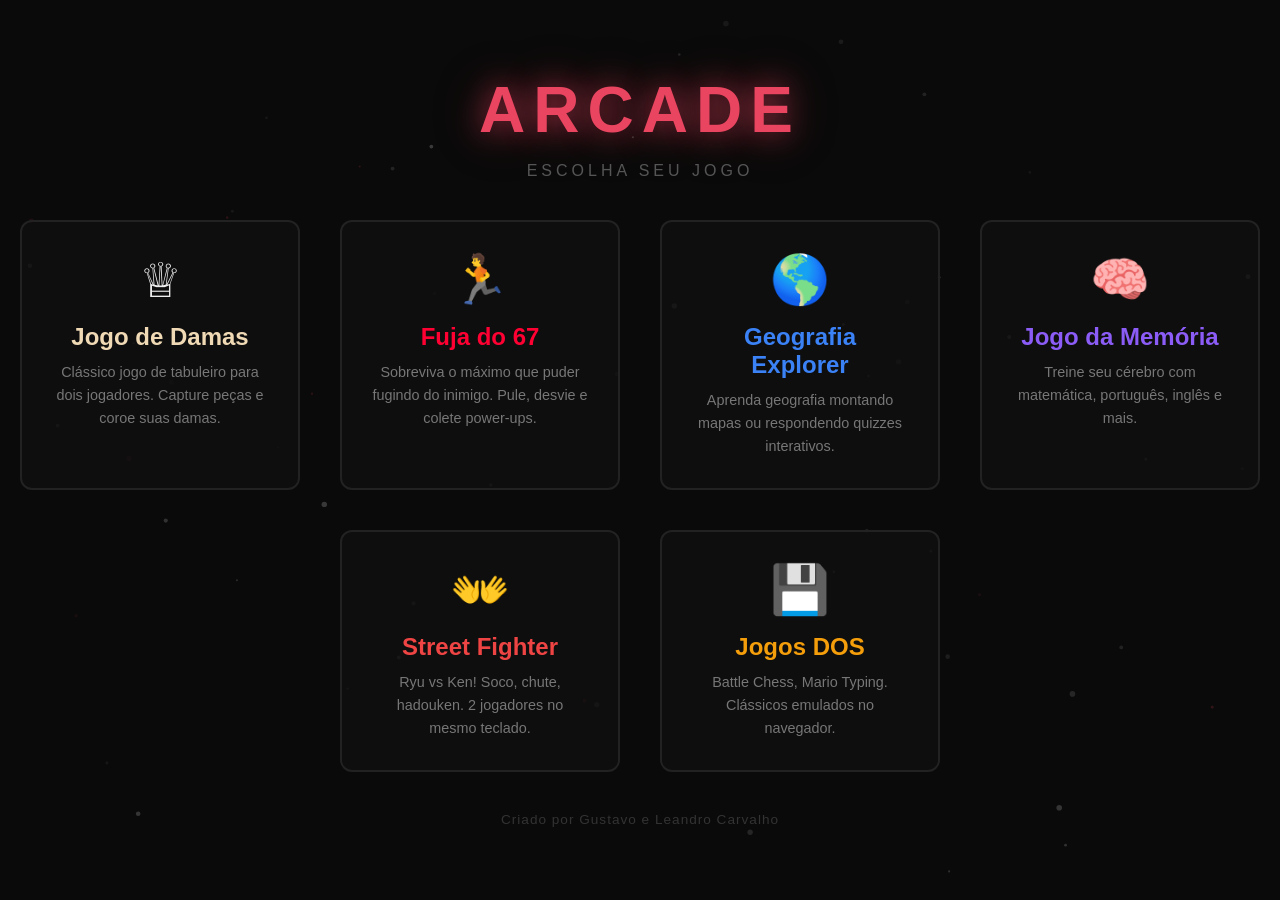
<file: index.html>
<!DOCTYPE html>
<html lang="pt-BR">
<head>
  <meta charset="UTF-8">
  <meta name="viewport" content="width=device-width, initial-scale=1.0, maximum-scale=1.0, user-scalable=no">
  <meta name="description" content="Coleção de jogos retrô incluindo Street Fighter, Damas, Geografia, Memória e clássicos DOS">
  <meta name="theme-color" content="#0a0a0a">
  <meta name="apple-mobile-web-app-capable" content="yes">
  <meta name="apple-mobile-web-app-status-bar-style" content="black-translucent">
  <meta name="application-name" content="Arcade">
  <title>Arcade - Menu de Jogos</title>
  <link rel="manifest" href="manifest.json">
  <link rel="icon" type="image/png" sizes="16x16" href="assets/icons/icon-16.png">
  <link rel="icon" type="image/png" sizes="32x32" href="assets/icons/icon-32.png">
  <link rel="icon" type="image/png" sizes="48x48" href="assets/icons/icon-48.png">
  <link rel="icon" type="image/png" sizes="64x64" href="assets/icons/icon-64.png">
  <link rel="icon" type="image/png" sizes="128x128" href="assets/icons/icon-128.png">
  <link rel="apple-touch-icon" sizes="192x192" href="assets/icons/icon-192.png">
  <link rel="apple-touch-icon" sizes="512x512" href="assets/icons/icon-512.png">
  <style>
    * {
      margin: 0;
      padding: 0;
      box-sizing: border-box;
    }

    body {
      background-color: #0a0a0a;
      color: #eee;
      font-family: 'Segoe UI', sans-serif;
      min-height: 100vh;
      display: flex;
      flex-direction: column;
      align-items: center;
      justify-content: center;
      overflow-x: hidden;
      overflow-y: auto;
    }

    canvas {
      position: fixed;
      top: 0;
      left: 0;
      z-index: 0;
    }

    .content {
      position: relative;
      z-index: 1;
      display: flex;
      flex-direction: column;
      align-items: center;
      gap: 40px;
    }

    h1 {
      font-size: 4rem;
      color: #e94560;
      text-shadow: 0 0 30px rgba(233, 69, 96, 0.7), 0 0 60px rgba(233, 69, 96, 0.3);
      letter-spacing: 8px;
      font-weight: 900;
      animation: titlePulse 3s ease-in-out infinite;
    }

    @keyframes titlePulse {
      0%, 100% { transform: scale(1); filter: brightness(1); }
      50% { transform: scale(1.02); filter: brightness(1.15); }
    }

    .subtitle {
      color: #555;
      font-size: 1rem;
      letter-spacing: 4px;
      text-transform: uppercase;
      margin-top: -25px;
    }

    .games-grid {
      display: flex;
      gap: 40px;
      flex-wrap: wrap;
      justify-content: center;
    }

    .game-card {
      width: 280px;
      padding: 30px;
      border: 2px solid #222;
      border-radius: 12px;
      background: rgba(15, 15, 15, 0.8);
      text-align: center;
      cursor: pointer;
      transition: all 0.3s ease;
      text-decoration: none;
      color: inherit;
    }

    .game-card:hover {
      border-color: #e94560;
      background: rgba(233, 69, 96, 0.05);
      transform: translateY(-8px);
      box-shadow: 0 10px 40px rgba(233, 69, 96, 0.3);
    }

    .game-card h2 {
      font-size: 1.5rem;
      margin-bottom: 10px;
      color: #e94560;
    }

    .game-card p {
      color: #777;
      font-size: 0.9rem;
      line-height: 1.6;
    }

    .game-card .icon {
      font-size: 3rem;
      margin-bottom: 15px;
    }

    .game-card.damas:hover {
      border-color: #f0d9b5;
      box-shadow: 0 10px 40px rgba(240, 217, 181, 0.2);
    }

    .game-card.damas h2 {
      color: #f0d9b5;
    }

    .game-card.plataforma:hover {
      border-color: #ff0033;
      box-shadow: 0 10px 40px rgba(255, 0, 51, 0.3);
    }

    .game-card.plataforma h2 {
      color: #ff0033;
    }

    .game-card.geografia:hover {
      border-color: #3b82f6;
      box-shadow: 0 10px 40px rgba(59, 130, 246, 0.3);
    }

    .game-card.geografia h2 {
      color: #3b82f6;
    }

    .game-card.memoria:hover {
      border-color: #8b5cf6;
      box-shadow: 0 10px 40px rgba(139, 92, 246, 0.3);
    }

    .game-card.memoria h2 {
      color: #8b5cf6;
    }

    .game-card.dos:hover {
      border-color: #f59e0b;
      box-shadow: 0 10px 40px rgba(245, 158, 11, 0.3);
    }

    .game-card.dos h2 {
      color: #f59e0b;
    }

    .game-card.streetfighter:hover {
      border-color: #ef4444;
      box-shadow: 0 10px 40px rgba(239, 68, 68, 0.3);
    }

    .game-card.streetfighter h2 {
      color: #ef4444;
    }

    .credits {
      color: #333;
      font-size: 0.85rem;
      letter-spacing: 1px;
    }

    @media (max-width: 768px) {
      body { justify-content: flex-start; padding-top: 40px; }
      h1 { font-size: 2.5rem; letter-spacing: 4px; }
      .subtitle { font-size: 0.85rem; letter-spacing: 2px; margin-top: -15px; }
      .games-grid { gap: 20px; padding: 0 15px; }
      .game-card { width: 250px; padding: 20px; }
      .game-card h2 { font-size: 1.3rem; }
      .game-card p { font-size: 0.85rem; }
      .game-card .icon { font-size: 2.5rem; margin-bottom: 10px; }
      .content { gap: 25px; }
      .credits { font-size: 0.75rem; }
    }

    @media (max-width: 480px) {
      h1 { font-size: 1.8rem; letter-spacing: 3px; }
      .subtitle { font-size: 0.75rem; margin-top: -10px; }
      .games-grid { gap: 15px; padding: 0 10px; }
      .game-card { width: 100%; max-width: 300px; padding: 15px; }
      .game-card h2 { font-size: 1.1rem; }
      .game-card p { font-size: 0.8rem; line-height: 1.4; }
      .game-card .icon { font-size: 2rem; margin-bottom: 8px; }
      .content { gap: 20px; padding: 15px; }
      .credits { font-size: 0.7rem; }
    }

    @media (max-width: 320px) {
      h1 { font-size: 1.5rem; letter-spacing: 2px; }
      .subtitle { font-size: 0.65rem; }
      .game-card { padding: 12px; }
      .game-card h2 { font-size: 1rem; }
      .game-card p { font-size: 0.75rem; }
    }

    .game-card, .game-card * { touch-action: manipulation; }
  </style>
</head>
<body>
  <canvas id="bgCanvas"></canvas>

  <div class="content">
    <h1>ARCADE</h1>
    <p class="subtitle">Escolha seu jogo</p>

    <div class="games-grid">
      <a href="damas.html" class="game-card damas">
        <div class="icon">&#9813;</div>
        <h2>Jogo de Damas</h2>
        <p>Clássico jogo de tabuleiro para dois jogadores. Capture peças e coroe suas damas.</p>
      </a>

      <a href="plataforma.html" class="game-card plataforma">
        <div class="icon">🏃</div>
        <h2>Fuja do 67</h2>
        <p>Sobreviva o máximo que puder fugindo do inimigo. Pule, desvie e colete power-ups.</p>
      </a>
      <a href="geografia.html" class="game-card geografia">
        <div class="icon">🌎</div>
        <h2>Geografia Explorer</h2>
        <p>Aprenda geografia montando mapas ou respondendo quizzes interativos.</p>
      </a>

      <a href="memoria.html" class="game-card memoria">
        <div class="icon">🧠</div>
        <h2>Jogo da Memória</h2>
        <p>Treine seu cérebro com matemática, português, inglês e mais.</p>
      </a>

      <a href="streetfighter.html" class="game-card streetfighter">
        <div class="icon">&#128080;</div>
        <h2>Street Fighter</h2>
        <p>Ryu vs Ken! Soco, chute, hadouken. 2 jogadores no mesmo teclado.</p>
      </a>

      <a href="dos.html" class="game-card dos">
        <div class="icon">&#128190;</div>
        <h2>Jogos DOS</h2>
        <p>Battle Chess, Mario Typing. Clássicos emulados no navegador.</p>
      </a>
    </div>

    <p class="credits">Criado por Gustavo e Leandro Carvalho</p>
  </div>

  <script>
    const canvas = document.getElementById('bgCanvas');
    const ctx = canvas.getContext('2d');

    let particles = [];

    function resize() {
      canvas.width = window.innerWidth;
      canvas.height = window.innerHeight;
      initParticles();
    }
    window.addEventListener('resize', resize);
    resize();

    function initParticles() {
      particles = [];
      for (let i = 0; i < 60; i++) {
        particles.push({
          x: Math.random() * canvas.width,
          y: Math.random() * canvas.height,
          vx: (Math.random() - 0.5) * 0.3,
          vy: -0.1 - Math.random() * 0.5,
          size: 1 + Math.random() * 2,
          alpha: 0.05 + Math.random() * 0.15,
          color: Math.random() > 0.8 ? '#e94560' : '#ffffff'
        });
      }
    }

    function animate() {
      ctx.fillStyle = '#0a0a0a';
      ctx.fillRect(0, 0, canvas.width, canvas.height);

      for (const p of particles) {
        p.x += p.vx;
        p.y += p.vy;
        if (p.y < -10) { p.y = canvas.height + 10; p.x = Math.random() * canvas.width; }
        if (p.x < -10) p.x = canvas.width + 10;
        if (p.x > canvas.width + 10) p.x = -10;

        ctx.globalAlpha = p.alpha;
        ctx.fillStyle = p.color;
        ctx.beginPath();
        ctx.arc(p.x, p.y, p.size, 0, Math.PI * 2);
        ctx.fill();
      }
      ctx.globalAlpha = 1;

      requestAnimationFrame(animate);
    }
    animate();
  </script>

  <div id="update-toast" style="display:none; position:fixed; bottom:20px; left:50%; transform:translateX(-50%); background:#f59e0b; color:#000; padding:12px 24px; border-radius:8px; font-weight:600; z-index:9999; cursor:pointer; box-shadow:0 4px 12px rgba(0,0,0,0.5);">
    Nova versão disponível! Clique aqui para atualizar
  </div>

  <script>
    if ('serviceWorker' in navigator) {
      window.addEventListener('load', () => {
        navigator.serviceWorker.register('/sw.js').then(registration => {
          console.log('Service Worker registrado:', registration);

          // Check for updates
          registration.addEventListener('updatefound', () => {
            const newWorker = registration.installing;
            newWorker.addEventListener('statechange', () => {
              if (newWorker.state === 'installed' && navigator.serviceWorker.controller) {
                // New version available
                const toast = document.getElementById('update-toast');
                toast.style.display = 'block';
                toast.addEventListener('click', () => {
                  newWorker.postMessage({ type: 'SKIP_WAITING' });
                });
              }
            });
          });
        }).catch(error => {
          console.log('Falha ao registrar SW:', error);
        });

        // Reload when new SW takes over
        navigator.serviceWorker.addEventListener('controllerchange', () => {
          window.location.reload();
        });
      });
    }
  </script>
</body>
</html>
</file>
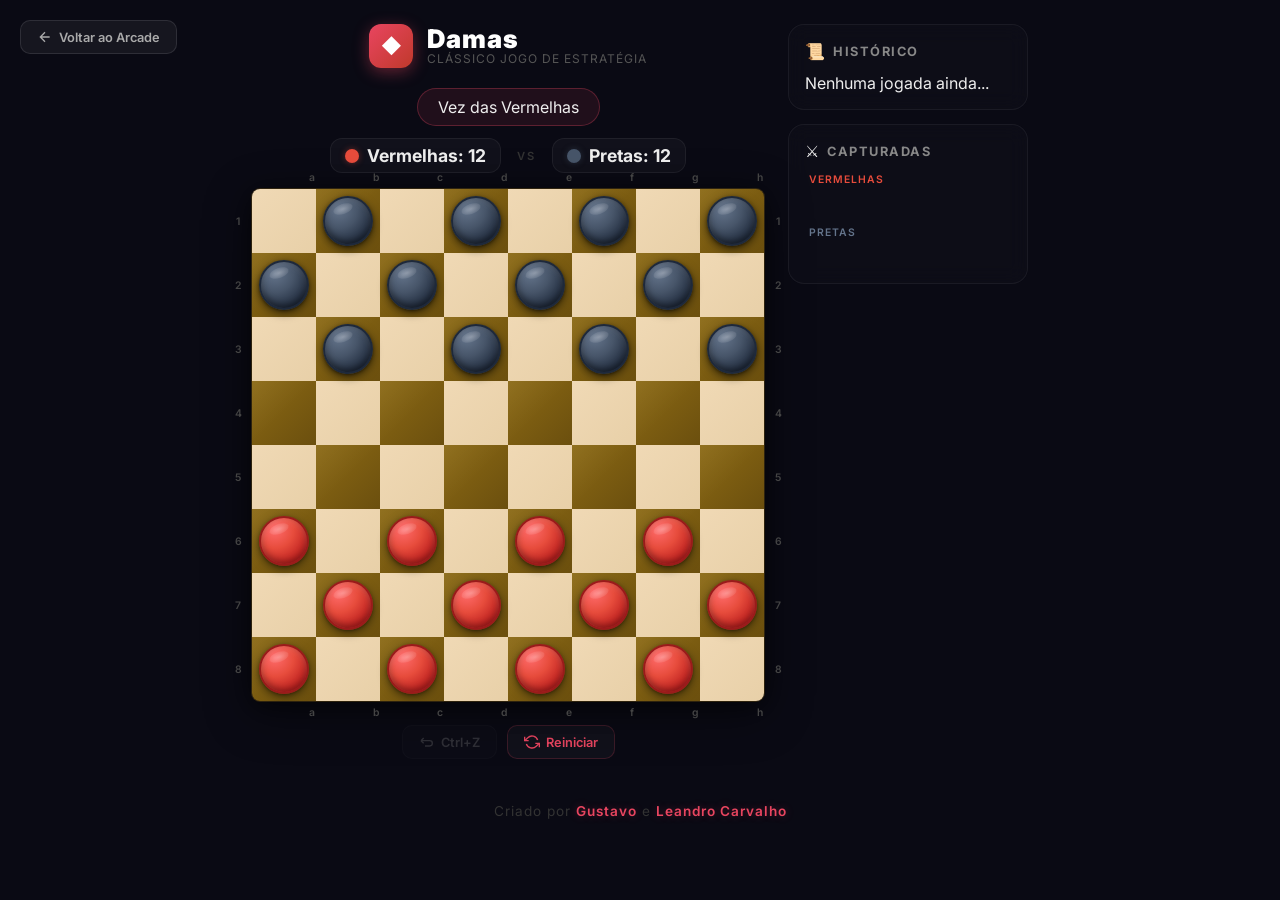
<file: damas.html>
<!DOCTYPE html>
<html lang="pt-BR">
<head>
  <meta charset="UTF-8">
  <meta name="viewport" content="width=device-width, initial-scale=1.0">
  <meta name="theme-color" content="#0a0a0a">
  <meta name="apple-mobile-web-app-capable" content="yes">
  <meta name="apple-mobile-web-app-status-bar-style" content="black-translucent">
  <title>Jogo de Damas</title>
  <link rel="icon" type="image/x-icon" href="favicon.ico">
  <link rel="icon" type="image/png" sizes="32x32" href="assets/icons/icon-32.png">
  <link rel="apple-touch-icon" sizes="192x192" href="assets/icons/icon-192.png">
  <link rel="stylesheet" href="damas/style.css">
  <link href="https://fonts.googleapis.com/css2?family=Inter:wght@400;600;700;900&display=swap" rel="stylesheet">
</head>
<body>
  <canvas id="bgCanvas"></canvas>
  
  <a href="index.html" class="btn-back">
    <svg width="16" height="16" viewBox="0 0 24 24" fill="none" stroke="currentColor" stroke-width="2">
      <path d="M19 12H5M12 19l-7-7 7-7"/>
    </svg>
    Voltar ao Arcade
  </a>

  <div class="game-wrapper">
    <div class="left-panel">
      <div class="container">
        <div class="header">
          <div class="logo-mark">◆</div>
          <div class="header-text">
            <h1>Damas</h1>
            <p class="subtitle">Clássico jogo de estratégia</p>
          </div>
        </div>

        <div class="info-panel">
          <div id="turn-indicator" class="turn-indicator">
            <span class="turn-dot"></span>
            <span class="turn-text">Vez das Vermelhas</span>
          </div>
          <div class="scores">
            <div class="score-card red-card">
              <div class="score-icon red-icon"></div>
              <span id="red-score">12</span>
            </div>
            <span class="score-vs">vs</span>
            <div class="score-card black-card">
              <div class="score-icon black-icon"></div>
              <span id="black-score">12</span>
            </div>
          </div>
        </div>

        <div class="board-wrapper">
          <div class="board-labels top-labels">
            <span>a</span><span>b</span><span>c</span><span>d</span>
            <span>e</span><span>f</span><span>g</span><span>h</span>
          </div>
          <div class="board-labels left-labels">
            <span>1</span><span>2</span><span>3</span><span>4</span>
            <span>5</span><span>6</span><span>7</span><span>8</span>
          </div>
          <div id="board" class="board"></div>
          <div class="board-labels right-labels">
            <span>1</span><span>2</span><span>3</span><span>4</span>
            <span>5</span><span>6</span><span>7</span><span>8</span>
          </div>
          <div class="board-labels bottom-labels">
            <span>a</span><span>b</span><span>c</span><span>d</span>
            <span>e</span><span>f</span><span>g</span><span>h</span>
          </div>
          <div id="particles-container"></div>
        </div>

        <div class="controls">
          <button id="undo-btn" class="btn-undo">
            <svg width="16" height="16" viewBox="0 0 24 24" fill="none" stroke="currentColor" stroke-width="2">
              <path d="M3 10h13a4 4 0 010 8H9"/>
              <path d="M3 10l4-4M3 10l4 4"/>
            </svg>
            <span>Ctrl+Z</span>
          </button>
          <button id="reset-btn" class="btn-reset">
            <svg width="16" height="16" viewBox="0 0 24 24" fill="none" stroke="currentColor" stroke-width="2">
              <path d="M1 4v6h6M23 20v-6h-6"/>
              <path d="M20.49 9A9 9 0 005.64 5.64L1 10m22 4l-4.64 4.36A9 9 0 013.51 15"/>
            </svg>
            <span>Reiniciar</span>
          </button>
        </div>
      </div>
    </div>

    <div class="right-panel">
      <div class="panel-card">
        <div class="panel-header">
          <span class="panel-icon">📜</span>
          <h3>Histórico</h3>
        </div>
        <div id="move-history" class="move-history">
          <div class="empty-state">
            <div class="empty-icon">♟</div>
            <p>Faça a primeira jogada</p>
          </div>
        </div>
      </div>

      <div class="panel-card">
        <div class="panel-header">
          <span class="panel-icon">⚔</span>
          <h3>Capturadas</h3>
        </div>
        <div class="captured-pieces">
          <div class="captured-group">
            <div class="captured-label red-label">Vermelhas</div>
            <div id="captured-red" class="captured-row"></div>
          </div>
          <div class="captured-group">
            <div class="captured-label black-label">Pretas</div>
            <div id="captured-black" class="captured-row"></div>
          </div>
        </div>
      </div>
    </div>
  </div>

  <div id="game-over-modal" class="modal-overlay hidden">
    <div class="modal-content">
      <div class="modal-glow"></div>
      <div id="modal-icon" class="modal-icon">👑</div>
      <h2 id="modal-title"></h2>
      <p id="modal-subtitle"></p>
      <div class="modal-stats">
        <div class="stat">
          <span class="stat-value" id="modal-moves">0</span>
          <span class="stat-label">jogadas</span>
        </div>
        <div class="stat">
          <span class="stat-value" id="modal-captured">0</span>
          <span class="stat-label">capturas</span>
        </div>
      </div>
      <button id="modal-play-again">Jogar Novamente</button>
    </div>
  </div>

  <div id="update-toast" style="display:none; position:fixed; bottom:20px; left:50%; transform:translateX(-50%); background:#f59e0b; color:#000; padding:12px 24px; border-radius:8px; font-weight:600; z-index:9999; cursor:pointer; box-shadow:0 4px 12px rgba(0,0,0,0.5);">
    Nova versão disponível! Clique aqui para atualizar
  </div>

  <script>
    if ('serviceWorker' in navigator) {
      window.addEventListener('load', () => {
        navigator.serviceWorker.register('/sw.js').then(registration => {
          registration.addEventListener('updatefound', () => {
            const newWorker = registration.installing;
            newWorker.addEventListener('statechange', () => {
              if (newWorker.state === 'installed' && navigator.serviceWorker.controller) {
                const toast = document.getElementById('update-toast');
                toast.style.display = 'block';
                toast.addEventListener('click', () => {
                  newWorker.postMessage({ type: 'SKIP_WAITING' });
                });
              }
            });
          });
        }).catch(() => {});
      });

      navigator.serviceWorker.addEventListener('controllerchange', () => {
        window.location.reload();
      });
    }
  </script>

  <script src="damas/script.js"></script>

  <p class="credits">Criado por <span class="credit-name">Gustavo</span> e <span class="credit-name">Leandro Carvalho</span></p>
</body>
</html>
</file>
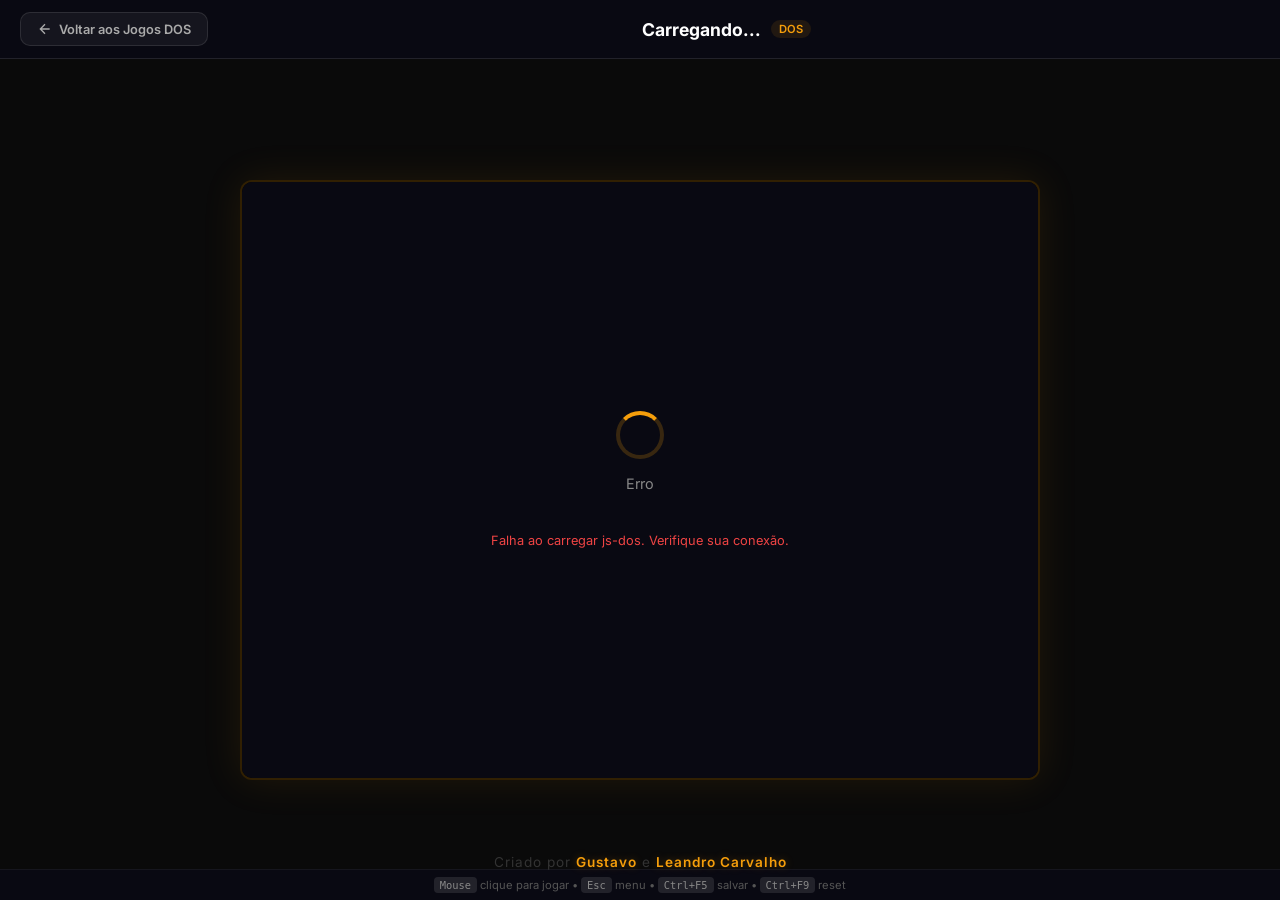
<file: dos-game.html>
<!DOCTYPE html>
<html lang="pt-BR">
<head>
  <meta charset="UTF-8">
  <meta name="viewport" content="width=device-width, initial-scale=1.0">
  <meta name="theme-color" content="#0a0a0a">
  <meta name="mobile-web-app-capable" content="yes">
  <meta name="mobile-web-app-status-bar-style" content="black-translucent">
  <title>Jogando DOS</title>
  <link rel="icon" type="image/x-icon" href="favicon.ico">
  <link rel="icon" type="image/png" sizes="32x32" href="assets/icons/icon-32.png">
  <link rel="apple-touch-icon" sizes="192x192" href="assets/icons/icon-192.png">
  <link href="https://fonts.googleapis.com/css2?family=Inter:wght@400;600;700;900&display=swap" rel="stylesheet">
  <link rel="stylesheet" href="https://v8.js-dos.com/latest/js-dos.css">
  <style>
    * { margin: 0; padding: 0; box-sizing: border-box; }

    body {
      background: #0a0a0a;
      color: #eee;
      font-family: 'Inter', -apple-system, sans-serif;
      width: 100vw;
      height: 100vh;
      overflow: hidden;
    }

    .header {
      position: fixed;
      top: 0;
      left: 0;
      right: 0;
      display: flex;
      align-items: center;
      gap: 10px;
      padding: 12px 20px;
      background: rgba(10, 10, 20, 0.95);
      border-bottom: 1px solid rgba(255, 255, 255, 0.1);
      z-index: 100;
    }

    .btn-back {
      display: flex;
      align-items: center;
      gap: 6px;
      padding: 8px 16px;
      font-size: 0.8rem;
      font-weight: 600;
      border: 1px solid rgba(255, 255, 255, 0.1);
      border-radius: 10px;
      background: rgba(255, 255, 255, 0.05);
      color: #aaa;
      cursor: pointer;
      font-family: 'Inter', sans-serif;
      transition: all 0.2s;
      text-decoration: none;
      touch-action: manipulation;
    }
    .btn-back:hover { background: rgba(255, 255, 255, 0.1); color: #fff; }

    .game-title {
      display: flex;
      align-items: center;
      gap: 10px;
      margin: 0 auto;
    }

    .game-title h1 { font-size: 1.1rem; font-weight: 700; color: #fff; }
    .game-title span {
      font-size: 0.7rem;
      color: #f59e0b;
      font-weight: 600;
      background: rgba(245, 158, 11, 0.1);
      padding: 2px 8px;
      border-radius: 100px;
    }

    .emulator-wrapper {
      width: 100%;
      height: 100vh;
      display: flex;
      align-items: center;
      justify-content: center;
      padding-top: 60px;
      overflow: auto;
    }

    #dosbox-container {
      width: 800px;
      height: 600px;
      background: #000;
      border-radius: 12px;
      overflow: hidden;
      border: 2px solid rgba(245, 158, 11, 0.2);
      box-shadow: 0 0 40px rgba(245, 158, 11, 0.1);
      position: relative;
    }

    .loading-overlay {
      position: absolute;
      inset: 0;
      display: flex;
      flex-direction: column;
      align-items: center;
      justify-content: center;
      gap: 16px;
      background: rgba(10, 10, 20, 0.95);
      z-index: 10;
      transition: opacity 0.5s;
    }
    .loading-overlay.hidden { opacity: 0; pointer-events: none; }

    .loading-spinner {
      width: 48px; height: 48px;
      border: 4px solid rgba(245, 158, 11, 0.2);
      border-top-color: #f59e0b;
      border-radius: 50%;
      animation: spin 0.8s linear infinite;
    }
    @keyframes spin { to { transform: rotate(360deg); } }

    .loading-text { color: #888; font-size: 0.9rem; }
    .loading-progress { color: #f59e0b; font-size: 0.8rem; font-weight: 600; }
    .loading-error { color: #ef4444; font-size: 0.8rem; margin-top: 8px; max-width: 300px; text-align: center; line-height: 1.4; }

    .controls-hint {
      position: fixed;
      bottom: 0;
      left: 0;
      right: 0;
      text-align: center;
      padding: 8px;
      color: #555;
      font-size: 0.7rem;
      border-top: 1px solid rgba(255, 255, 255, 0.05);
      background: rgba(10, 10, 20, 0.95);
      z-index: 100;
    }
    .controls-hint kbd {
      background: rgba(255, 255, 255, 0.1);
      padding: 2px 6px;
      border-radius: 4px;
      font-size: 0.65rem;
      color: #888;
    }

    .credits {
      color: #333;
      font-size: 0.85rem;
      letter-spacing: 1px;
      text-align: center;
      position: fixed;
      bottom: 30px;
      left: 0;
      right: 0;
      z-index: 100;
    }
    .credit-name {
      color: #f59e0b;
      font-weight: 600;
      text-shadow: 0 0 8px rgba(245, 158, 11, 0.3);
    }

    @media (max-width: 480px) {
      .btn-back { padding: 6px 12px; font-size: 0.75rem; }
      .btn-back svg { width: 14px; height: 14px; }
      .game-title h1 { font-size: 0.9rem; }
      .game-title span { font-size: 0.6rem; padding: 2px 6px; }
      #dosbox-container { width: 95%; height: auto; aspect-ratio: 4/3; }
    }
  </style>
</head>
<body>
  <div class="header">
    <a href="dos.html" class="btn-back">
      <svg width="16" height="16" viewBox="0 0 24 24" fill="none" stroke="currentColor" stroke-width="2">
        <path d="M19 12H5M12 19l-7-7 7-7"/>
      </svg>
      Voltar aos Jogos DOS
    </a>
    <div class="game-title">
      <h1 id="game-name">Carregando...</h1>
      <span>DOS</span>
    </div>
    <div style="width: 16px;"></div>
  </div>

  <div class="emulator-wrapper">
    <div id="dosbox-container">
      <div id="loading" class="loading-overlay">
        <div class="loading-spinner"></div>
        <span class="loading-text" id="loading-text">Inicializando DOSBox...</span>
        <span class="loading-progress" id="progress-text">0%</span>
        <span class="loading-error" id="error-text" style="display:none"></span>
      </div>
    </div>
  </div>

  <div class="controls-hint">
    <kbd>Mouse</kbd> clique para jogar • <kbd>Esc</kbd> menu • <kbd>Ctrl+F5</kbd> salvar • <kbd>Ctrl+F9</kbd> reset
  </div>

  <p class="credits">Criado por <span class="credit-name">Gustavo</span> e <span class="credit-name">Leandro Carvalho</span></p>

  <script src="https://v8.js-dos.com/latest/js-dos.js"></script>
  <script>
    const games = {
      battlechess: {
        name: 'Battle Chess',
        bundle: 'assets/battlechess.jsdos'
      },
      mariotyping: {
        name: 'Mario Typing',
        bundle: 'assets/mariotyping.jsdos'
      }
    };

    const loadingEl = document.getElementById('loading');
    const loadingText = document.getElementById('loading-text');
    const progressText = document.getElementById('progress-text');
    const errorText = document.getElementById('error-text');
    const gameNameEl = document.getElementById('game-name');

    function showError(msg) {
      errorText.textContent = msg;
      errorText.style.display = 'block';
      progressText.textContent = '';
    }

    function toggleSidebar(container) {
      // Find and click the gear/settings button to trigger relayout
      const gearSelectors = [
        '.jsdos-btn-gear',
        'button[title*="Settings"]',
        'button[title*="Config"]',
        '.jsdos-sidebar-toggle',
        'button:has(svg)',
        '.jsdos-wrapper button'
      ];
      
      for (const selector of gearSelectors) {
        const btn = container.querySelector(selector);
        if (btn) {
          btn.click();
          return true;
        }
      }
      return false;
    }

    document.addEventListener('DOMContentLoaded', () => {
      if (typeof Dos === 'undefined') {
        showError('Falha ao carregar js-dos. Verifique sua conexão.');
        loadingText.textContent = 'Erro';
        return;
      }

      const params = new URLSearchParams(window.location.search);
      const gameId = params.get('game') || 'battlechess';
      const game = games[gameId];

      if (!game) {
        showError('Jogo não encontrado: ' + gameId);
        loadingText.textContent = 'Erro';
        return;
      }

      gameNameEl.textContent = game.name;
      loadingText.textContent = `Carregando ${game.name}...`;

      const container = document.getElementById('dosbox-container');

      try {
        const dos = Dos(container, {
          url: game.bundle,
          scaleControls: 0.2,
          renderAspect: "4/3",
          imageRendering: "smooth",
          thinSidebar: true,
          onload: () => {
            // Toggle sidebar to fix layout
            setTimeout(() => {
              if (toggleSidebar(container)) {
                setTimeout(() => toggleSidebar(container), 300);
              }
              setTimeout(() => loadingEl.classList.add('hidden'), 600);
            }, 500);
          },
          onEvent: (event) => {
            if (event === 'bnd-play') {
              window.dispatchEvent(new Event('resize'));
            }
          },
          onerror: (err) => {
            showError(err || 'Erro ao carregar o jogo.');
          }
        });
       } catch(err) {
         console.error('Erro:', err);
         showError('Erro inesperado: ' + (err.message || err));
       }
     });

    // Update notification
    if ('serviceWorker' in navigator) {
      window.addEventListener('load', () => {
        navigator.serviceWorker.register('/sw.js').then(registration => {
          registration.addEventListener('updatefound', () => {
            const newWorker = registration.installing;
            newWorker.addEventListener('statechange', () => {
              if (newWorker.state === 'installed' && navigator.serviceWorker.controller) {
                const toast = document.getElementById('update-toast');
                if (toast) {
                  toast.style.display = 'block';
                  toast.addEventListener('click', () => {
                    newWorker.postMessage({ type: 'SKIP_WAITING' });
                  });
                }
              }
            });
          });
        }).catch(() => {});

        navigator.serviceWorker.addEventListener('controllerchange', () => {
          window.location.reload();
        });
      });
    }
  </script>

  <div id="update-toast" style="display:none; position:fixed; bottom:20px; left:50%; transform:translateX(-50%); background:#f59e0b; color:#000; padding:12px 24px; border-radius:8px; font-weight:600; z-index:9999; cursor:pointer; box-shadow:0 4px 12px rgba(0,0,0,0.5);">
    Nova versão disponível! Clique aqui para atualizar
  </div>
</body>
</html>
</file>
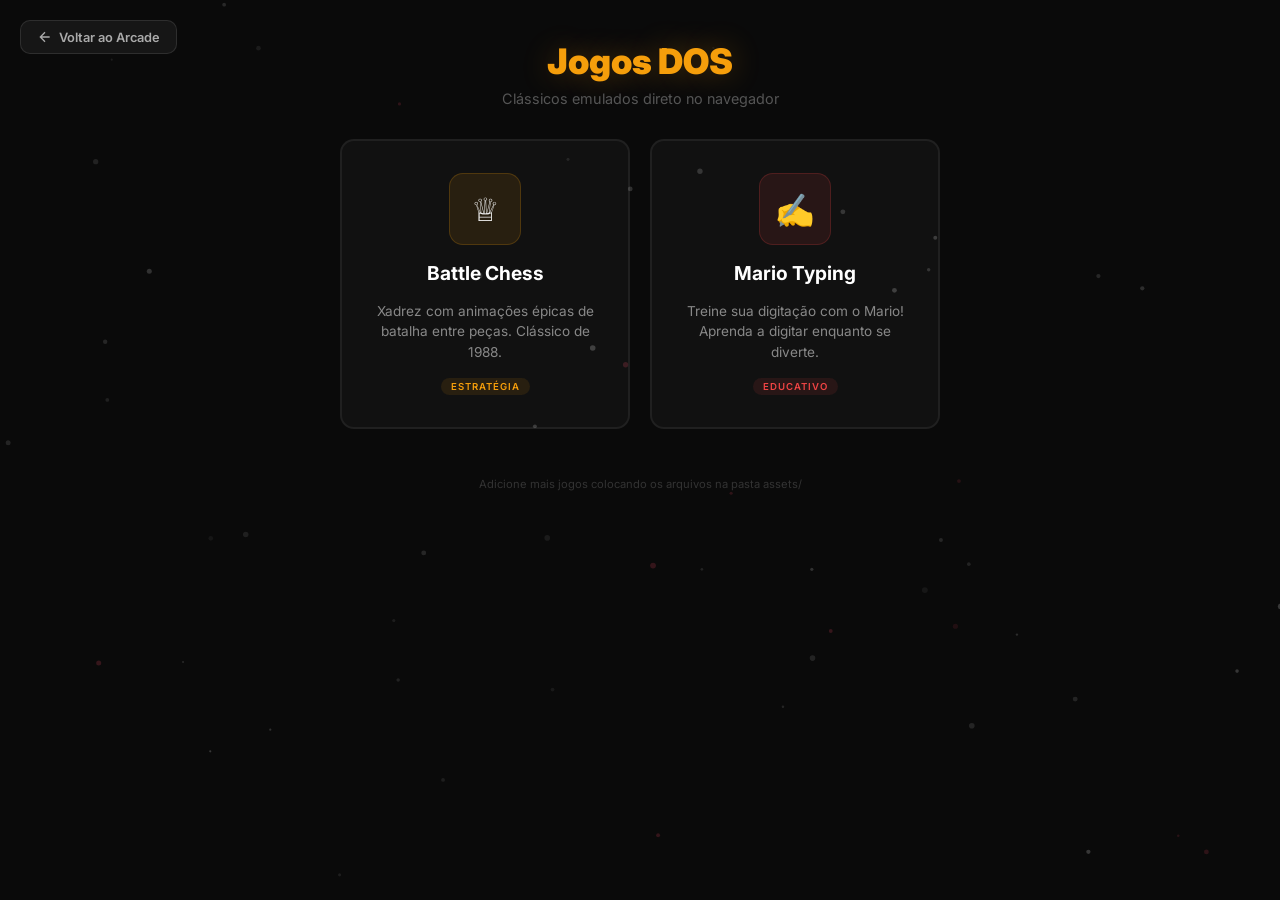
<file: dos.html>
<!DOCTYPE html>
<html lang="pt-BR">
<head>
  <meta charset="UTF-8">
  <meta name="viewport" content="width=device-width, initial-scale=1.0">
  <meta name="theme-color" content="#0a0a0a">
  <meta name="apple-mobile-web-app-capable" content="yes">
  <meta name="apple-mobile-web-app-status-bar-style" content="black-translucent">
  <title>Jogos DOS - Arcade</title>
  <link rel="icon" type="image/x-icon" href="favicon.ico">
  <link rel="icon" type="image/png" sizes="32x32" href="assets/icons/icon-32.png">
  <link rel="apple-touch-icon" sizes="192x192" href="assets/icons/icon-192.png">
  <link href="https://fonts.googleapis.com/css2?family=Inter:wght@400;600;700;900&display=swap" rel="stylesheet">
  <style>
    * { margin: 0; padding: 0; box-sizing: border-box; }

    body {
      background: #0a0a0a;
      color: #eee;
      font-family: 'Inter', -apple-system, sans-serif;
      min-height: 100vh;
      display: flex;
      flex-direction: column;
      align-items: center;
      overflow-x: hidden;
      overflow-y: auto;
    }

    canvas {
      position: fixed;
      inset: 0;
      z-index: 0;
      pointer-events: none;
    }

    .page {
      position: relative;
      z-index: 1;
      width: 100%;
      max-width: 900px;
      padding: 40px 24px;
      display: flex;
      flex-direction: column;
      align-items: center;
      gap: 32px;
    }

    .page-header {
      text-align: center;
      display: flex;
      flex-direction: column;
      align-items: center;
      gap: 8px;
    }

    .page-header h1 {
      font-size: 2.2rem;
      font-weight: 900;
      color: #f59e0b;
      text-shadow: 0 0 30px rgba(245, 158, 11, 0.3);
    }

    .page-header p {
      color: #555;
      font-size: 0.9rem;
    }

    .btn-back {
      position: fixed;
      top: 20px;
      left: 20px;
      display: flex;
      align-items: center;
      gap: 6px;
      padding: 8px 16px;
      font-size: 0.8rem;
      font-weight: 600;
      border: 1px solid rgba(255, 255, 255, 0.1);
      border-radius: 10px;
      background: rgba(255, 255, 255, 0.05);
      color: #aaa;
      cursor: pointer;
      font-family: 'Inter', sans-serif;
      transition: all 0.2s;
      text-decoration: none;
      z-index: 10;
    }
    .btn-back:hover { background: rgba(255, 255, 255, 0.1); color: #fff; }

    .games-grid {
      display: grid;
      grid-template-columns: repeat(2, 1fr);
      gap: 20px;
      width: 100%;
      max-width: 600px;
    }

    @media (max-width: 480px) {
      .games-grid {
        grid-template-columns: 1fr;
        max-width: 300px;
      }
    }

    .game-card {
      background: rgba(255, 255, 255, 0.03);
      border: 2px solid rgba(255, 255, 255, 0.06);
      border-radius: 14px;
      padding: 32px 24px;
      display: flex;
      flex-direction: column;
      align-items: center;
      gap: 16px;
      cursor: pointer;
      transition: all 0.3s cubic-bezier(0.4, 0, 0.2, 1);
      text-decoration: none;
      color: inherit;
    }

    .game-card:hover {
      border-color: #f59e0b;
      background: rgba(245, 158, 11, 0.05);
      transform: translateY(-4px);
      box-shadow: 0 8px 30px rgba(245, 158, 11, 0.2);
    }

    .game-card .icon {
      width: 72px;
      height: 72px;
      background: rgba(245, 158, 11, 0.1);
      border: 1px solid rgba(245, 158, 11, 0.2);
      border-radius: 14px;
      display: flex;
      align-items: center;
      justify-content: center;
      font-size: 2rem;
    }

    .game-card h3 {
      font-size: 1.2rem;
      font-weight: 700;
      color: #fff;
      text-align: center;
    }

    .game-card p {
      font-size: 0.85rem;
      color: #888;
      text-align: center;
      line-height: 1.5;
    }

    .game-card .badge {
      font-size: 0.6rem;
      font-weight: 600;
      color: #f59e0b;
      background: rgba(245, 158, 11, 0.1);
      padding: 3px 10px;
      border-radius: 100px;
      text-transform: uppercase;
      letter-spacing: 1px;
    }

    .game-card.battlechess:hover {
      border-color: #f59e0b;
      box-shadow: 0 8px 30px rgba(245, 158, 11, 0.2);
    }

    .game-card.mariotyping:hover {
      border-color: #ef4444;
      box-shadow: 0 8px 30px rgba(239, 68, 68, 0.2);
    }
    .game-card.mariotyping .icon {
      background: rgba(239, 68, 68, 0.1);
      border-color: rgba(239, 68, 68, 0.2);
    }
    .game-card.mariotyping .badge {
      color: #ef4444;
      background: rgba(239, 68, 68, 0.1);
    }

    .hint {
      color: #333;
      font-size: 0.7rem;
      text-align: center;
      margin-top: 16px;
    }

    @media (max-width: 768px) {
      body { justify-content: flex-start; padding-top: 80px; }
      .page { padding: 20px 16px; gap: 24px; }
      .page-header h1 { font-size: 1.8rem; }
      .page-header p { font-size: 0.8rem; }
      .games-grid { grid-template-columns: 1fr; gap: 12px; }
      .game-card { padding: 20px; }
      .game-card h3 { font-size: 0.9rem; }
      .game-card p { font-size: 0.7rem; }
      .game-card .icon { width: 48px; height: 48px; font-size: 1.3rem; }
    }

    @media (max-width: 480px) {
      body { padding-top: 60px; }
      .page { padding: 15px 12px; gap: 20px; }
      .page-header h1 { font-size: 1.5rem; }
      .game-card { padding: 16px; }
      .btn-back { top: 15px; left: 15px; padding: 6px 12px; font-size: 0.75rem; }
    }

    .game-card, .btn-back { touch-action: manipulation; }

    .credits {
      color: #333;
      font-size: 0.85rem;
      letter-spacing: 1px;
      text-align: center;
      margin-top: 16px;
    }
    .credit-name {
      color: #f59e0b;
      font-weight: 600;
      text-shadow: 0 0 8px rgba(245, 158, 11, 0.3);
    }
  </style>
</head>
<body>
  <canvas id="bgCanvas"></canvas>

  <a href="index.html" class="btn-back">
    <svg width="16" height="16" viewBox="0 0 24 24" fill="none" stroke="currentColor" stroke-width="2">
      <path d="M19 12H5M12 19l-7-7 7-7"/>
    </svg>
    Voltar ao Arcade
  </a>

  <div class="page">
    <div class="page-header">
      <h1>Jogos DOS</h1>
      <p>Clássicos emulados direto no navegador</p>
    </div>

    <div class="games-grid">
      <a href="dos-game.html?game=battlechess" class="game-card battlechess">
        <div class="icon">&#9813;</div>
        <h3>Battle Chess</h3>
        <p>Xadrez com animações épicas de batalha entre peças. Clássico de 1988.</p>
        <span class="badge">Estratégia</span>
      </a>

      <a href="dos-game.html?game=mariotyping" class="game-card mariotyping">
        <div class="icon">&#9997;</div>
        <h3>Mario Typing</h3>
        <p>Treine sua digitação com o Mario! Aprenda a digitar enquanto se diverte.</p>
        <span class="badge">Educativo</span>
      </a>
    </div>

    <p class="hint">Adicione mais jogos colocando os arquivos na pasta assets/</p>
  </div>

  <script>
    const bgCanvas = document.getElementById('bgCanvas');
    const bgCtx = bgCanvas.getContext('2d');
    let particles = [];

    function resizeBg() {
      bgCanvas.width = window.innerWidth;
      bgCanvas.height = window.innerHeight;
      initParticles();
    }

    function initParticles() {
      particles = [];
      for (let i = 0; i < 60; i++) {
        particles.push({
          x: Math.random() * bgCanvas.width,
          y: Math.random() * bgCanvas.height,
          vx: (Math.random() - 0.5) * 0.3,
          vy: -0.1 - Math.random() * 0.5,
          size: 1 + Math.random() * 2,
          alpha: 0.05 + Math.random() * 0.15,
          color: Math.random() > 0.8 ? '#e94560' : '#ffffff'
        });
      }
    }

    function drawBg() {
      bgCtx.fillStyle = '#0a0a0a';
      bgCtx.fillRect(0, 0, bgCanvas.width, bgCanvas.height);

      for (const p of particles) {
        p.x += p.vx;
        p.y += p.vy;
        if (p.y < -10) { p.y = bgCanvas.height + 10; p.x = Math.random() * bgCanvas.width; }
        if (p.x < -10) p.x = bgCanvas.width + 10;
        if (p.x > bgCanvas.width + 10) p.x = -10;

        bgCtx.globalAlpha = p.alpha;
        bgCtx.fillStyle = p.color;
        bgCtx.beginPath();
        bgCtx.arc(p.x, p.y, p.size, 0, Math.PI * 2);
        bgCtx.fill();
      }
      bgCtx.globalAlpha = 1;

      requestAnimationFrame(drawBg);
    }

    window.addEventListener('resize', resizeBg);
    resizeBg();
    drawBg();
  </script>

  <p class="credits">Criado por <span class="credit-name">Gustavo</span> e <span class="credit-name">Leandro Carvalho</span></p>
</body>
</html>
</file>
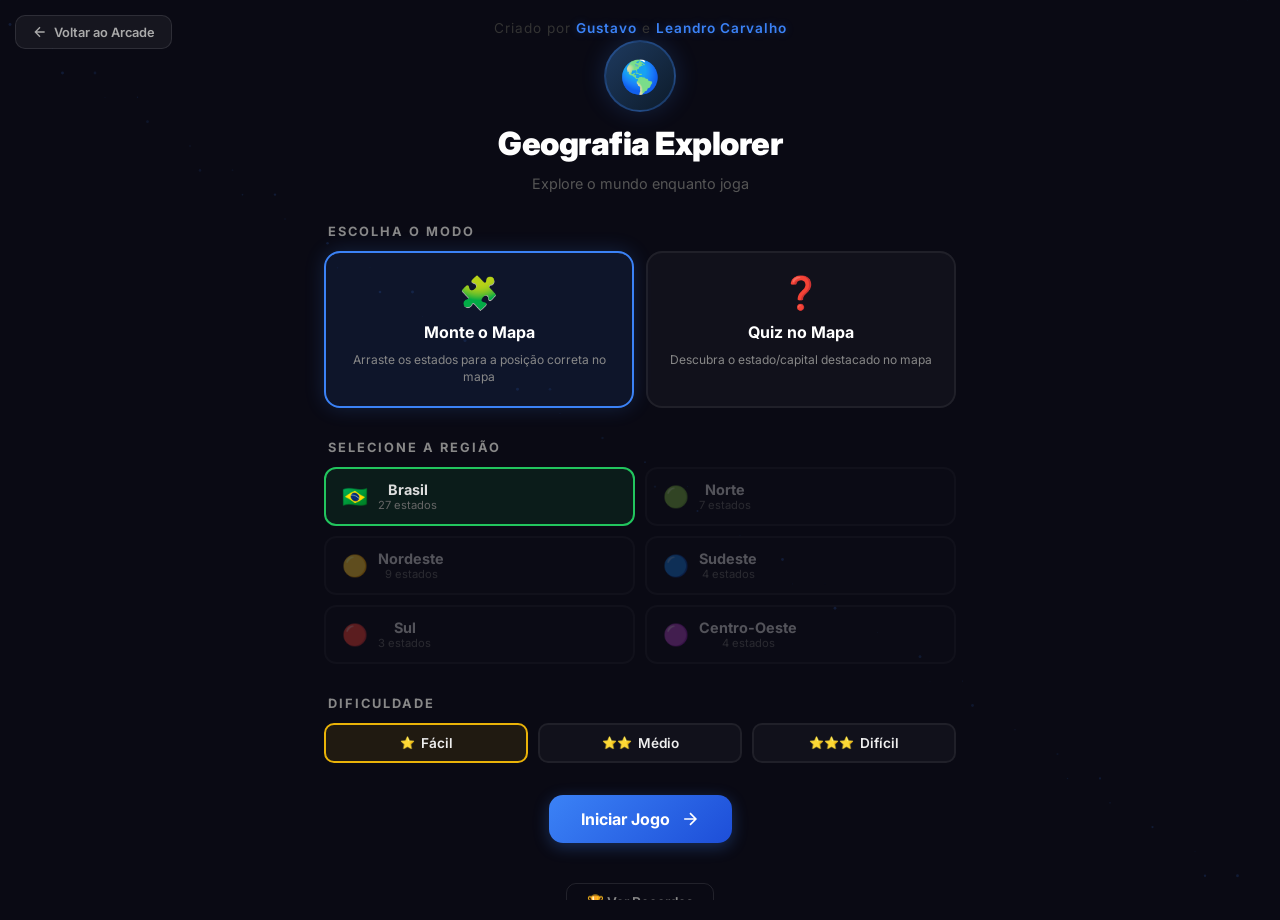
<file: geografia.html>
<!DOCTYPE html>
<html lang="pt-BR">
<head>
  <meta charset="UTF-8">
  <meta name="viewport" content="width=device-width, initial-scale=1.0">
  <meta name="theme-color" content="#0a0a0a">
  <meta name="apple-mobile-web-app-capable" content="yes">
  <meta name="apple-mobile-web-app-status-bar-style" content="black-translucent">
  <title>Geografia Explorer</title>
  <link rel="icon" type="image/x-icon" href="favicon.ico">
  <link rel="icon" type="image/png" sizes="32x32" href="assets/icons/icon-32.png">
  <link rel="apple-touch-icon" sizes="192x192" href="assets/icons/icon-192.png">
  <link rel="stylesheet" href="geografia/style.css">
  <link href="https://fonts.googleapis.com/css2?family=Inter:wght@400;600;700;900&display=swap" rel="stylesheet">
</head>
<body>
  <canvas id="bgCanvas"></canvas>
  
  <a href="index.html" class="btn-back" style="position:fixed; top:15px; left:15px; z-index:100;">
    <svg width="16" height="16" viewBox="0 0 24 24" fill="none" stroke="currentColor" stroke-width="2">
      <path d="M19 12H5M12 19l-7-7 7-7"/>
    </svg>
    Voltar ao Arcade
  </a>
  
  <!-- MENU SCREEN -->
  <div id="menu-screen" class="screen active">
    <div class="menu-container">
      <div class="menu-header">
        <div class="logo-globe">
          <span class="globe-icon">🌎</span>
        </div>
        <h1>Geografia Explorer</h1>
        <p class="subtitle">Explore o mundo enquanto joga</p>
      </div>

      <div class="menu-section">
        <h2>Escolha o Modo</h2>
        <div class="mode-cards">
          <button class="mode-card selected" data-mode="dragdrop">
            <div class="mode-icon">🧩</div>
            <h3>Monte o Mapa</h3>
            <p>Arraste os estados para a posição correta no mapa</p>
          </button>
          <button class="mode-card" data-mode="quiz">
            <div class="mode-icon">❓</div>
            <h3>Quiz no Mapa</h3>
            <p>Descubra o estado/capital destacado no mapa</p>
          </button>
        </div>
      </div>

      <div class="menu-section">
        <h2>Selecione a Região</h2>
        <div class="region-buttons">
          <button class="region-btn selected" data-region="brasil" data-states="27">
            <span class="region-flag">🇧🇷</span>
            <span class="region-info">
              <strong>Brasil</strong>
              <span>27 estados</span>
            </span>
          </button>
          <button class="region-btn disabled" data-region="norte" data-states="7">
            <span class="region-flag">🟢</span>
            <span class="region-info">
              <strong>Norte</strong>
              <span>7 estados</span>
            </span>
          </button>
          <button class="region-btn disabled" data-region="nordeste" data-states="9">
            <span class="region-flag">🟡</span>
            <span class="region-info">
              <strong>Nordeste</strong>
              <span>9 estados</span>
            </span>
          </button>
          <button class="region-btn disabled" data-region="sudeste" data-states="4">
            <span class="region-flag">🔵</span>
            <span class="region-info">
              <strong>Sudeste</strong>
              <span>4 estados</span>
            </span>
          </button>
          <button class="region-btn disabled" data-region="sul" data-states="3">
            <span class="region-flag">🔴</span>
            <span class="region-info">
              <strong>Sul</strong>
              <span>3 estados</span>
            </span>
          </button>
          <button class="region-btn disabled" data-region="centro" data-states="4">
            <span class="region-flag">🟣</span>
            <span class="region-info">
              <strong>Centro-Oeste</strong>
              <span>4 estados</span>
            </span>
          </button>
        </div>
      </div>

      <div class="menu-section">
        <h2>Dificuldade</h2>
        <div class="difficulty-buttons">
          <button class="diff-btn selected" data-diff="facil">
            <span class="diff-icon">⭐</span> Fácil
          </button>
          <button class="diff-btn" data-diff="medio">
            <span class="diff-icon">⭐⭐</span> Médio
          </button>
          <button class="diff-btn" data-diff="dificil">
            <span class="diff-icon">⭐⭐⭐</span> Difícil
          </button>
        </div>
      </div>

      <button id="start-btn" class="btn-start">
        <span>Iniciar Jogo</span>
        <svg width="20" height="20" viewBox="0 0 24 24" fill="none" stroke="currentColor" stroke-width="2">
          <path d="M5 12h14M12 5l7 7-7 7"/>
        </svg>
      </button>

      <div class="menu-footer">
        <button id="scores-btn" class="btn-scores">🏆 Ver Recordes</button>
      </div>
    </div>
  </div>

  <!-- GAME SCREEN -->
  <div id="game-screen" class="screen">
    <div class="game-wrapper">
      <div class="game-header">
        <button id="back-to-menu" class="btn-back" title="Voltar ao menu">
          <svg width="18" height="18" viewBox="0 0 24 24" fill="none" stroke="currentColor" stroke-width="2">
            <path d="M19 12H5M12 19l-7-7 7-7"/>
          </svg>
        </button>
        <div class="game-info">
          <span id="mode-title" class="mode-title"></span>
          <span id="region-title" class="region-title"></span>
        </div>
      </div>

      <div class="game-stats">
        <div class="stat-item score-stat">
          <span class="stat-icon">💎</span>
          <span id="score-display" class="stat-value">0</span>
        </div>
        <div class="stat-item combo-stat">
          <span class="stat-icon">🔥</span>
          <span id="combo-display" class="stat-value">x1</span>
        </div>
        <div class="stat-item lives-stat">
          <span id="lives-display" class="lives"></span>
        </div>
        <div class="stat-item timer-stat">
          <span class="stat-icon">⏱</span>
          <span id="timer-display" class="stat-value">--:--</span>
        </div>
        <div class="stat-item hints-stat">
          <button id="hint-btn" class="btn-hint" title="Usar dica (restam 3)">
            💡 <span id="hints-count">3</span>
          </button>
        </div>
      </div>

      <div class="game-area">
        <div class="map-container">
          <div class="map-wrapper">
            <svg id="game-map" class="game-map" viewBox="0 0 800 1050"></svg>
            <div id="map-pieces" class="map-pieces"></div>
          </div>
        </div>

        <div id="sidebar" class="game-sidebar">
          <div class="sidebar-panel">
            <h3>Peças Disponíveis</h3>
            <div id="pieces-pool" class="pieces-pool"></div>
          </div>

          <div id="quiz-panel" class="sidebar-panel hidden">
            <h3>Responda</h3>
            <div id="quiz-question" class="quiz-question"></div>
            <div id="quiz-options" class="quiz-options"></div>
          </div>
        </div>
      </div>

      <div id="progress-bar" class="progress-bar">
        <div class="progress-fill"></div>
        <span class="progress-text">0/0</span>
      </div>
    </div>
  </div>

  <!-- HINT OVERLAY -->
  <div id="hint-overlay" class="hint-overlay hidden">
    <div class="hint-content">
      <div class="hint-icon">💡</div>
      <h3>Dica!</h3>
      <p id="hint-text"></p>
      <button id="hint-close" class="btn-hint-close">Entendi!</button>
    </div>
  </div>

  <!-- RESULTS SCREEN -->
  <div id="results-screen" class="screen">
    <div class="results-container">
      <div class="results-glow"></div>
      <div class="results-icon" id="results-icon">🏆</div>
      <h2 id="results-title"></h2>
      <p id="results-subtitle"></p>

      <div class="results-stats">
        <div class="result-card">
          <span class="result-value" id="result-score">0</span>
          <span class="result-label">Pontuação</span>
        </div>
        <div class="result-card">
          <span class="result-value" id="result-accuracy">0%</span>
          <span class="result-label">Precisão</span>
        </div>
        <div class="result-card">
          <span class="result-value" id="result-time">--:--</span>
          <span class="result-label">Tempo</span>
        </div>
        <div class="result-card">
          <span class="result-value" id="result-combo">x1</span>
          <span class="result-label">Melhor Combo</span>
        </div>
      </div>

      <div id="results-details" class="results-details">
        <h3>Detalhes</h3>
        <div id="results-list"></div>
      </div>

      <div class="results-actions">
        <button id="results-menu" class="btn-results">🏠 Menu Principal</button>
        <button id="results-retry" class="btn-results retry">🔄 Jogar Novamente</button>
      </div>
    </div>
  </div>

  <!-- SCORES MODAL -->
  <div id="scores-modal" class="modal-overlay hidden">
    <div class="modal-content">
      <div class="modal-header">
        <h2>🏆 Recordes</h2>
        <button id="close-scores" class="btn-close">×</button>
      </div>
      <div id="scores-list" class="scores-list">
        <div class="empty-scores">
          <p>Nenhum recorde ainda!</p>
          <p>Jogue sua primeira partida.</p>
        </div>
      </div>
    </div>
  </div>

  <div id="update-toast" style="display:none; position:fixed; bottom:20px; left:50%; transform:translateX(-50%); background:#f59e0b; color:#000; padding:12px 24px; border-radius:8px; font-weight:600; z-index:9999; cursor:pointer; box-shadow:0 4px 12px rgba(0,0,0,0.5);">
    Nova versão disponível! Clique aqui para atualizar
  </div>

  <script src="geografia/script.js"></script>
  <script>
    if ('serviceWorker' in navigator) {
      window.addEventListener('load', () => {
        navigator.serviceWorker.register('/sw.js').then(registration => {
          registration.addEventListener('updatefound', () => {
            const newWorker = registration.installing;
            newWorker.addEventListener('statechange', () => {
              if (newWorker.state === 'installed' && navigator.serviceWorker.controller) {
                const toast = document.getElementById('update-toast');
                toast.style.display = 'block';
                toast.addEventListener('click', () => {
                  newWorker.postMessage({ type: 'SKIP_WAITING' });
                });
              }
            });
          });
        }).catch(() => {});
      });

      navigator.serviceWorker.addEventListener('controllerchange', () => {
        window.location.reload();
      });
    }
  </script>
  
  <p class="credits">Criado por <span class="credit-name">Gustavo</span> e <span class="credit-name">Leandro Carvalho</span></p>
</body>
</html>
</file>
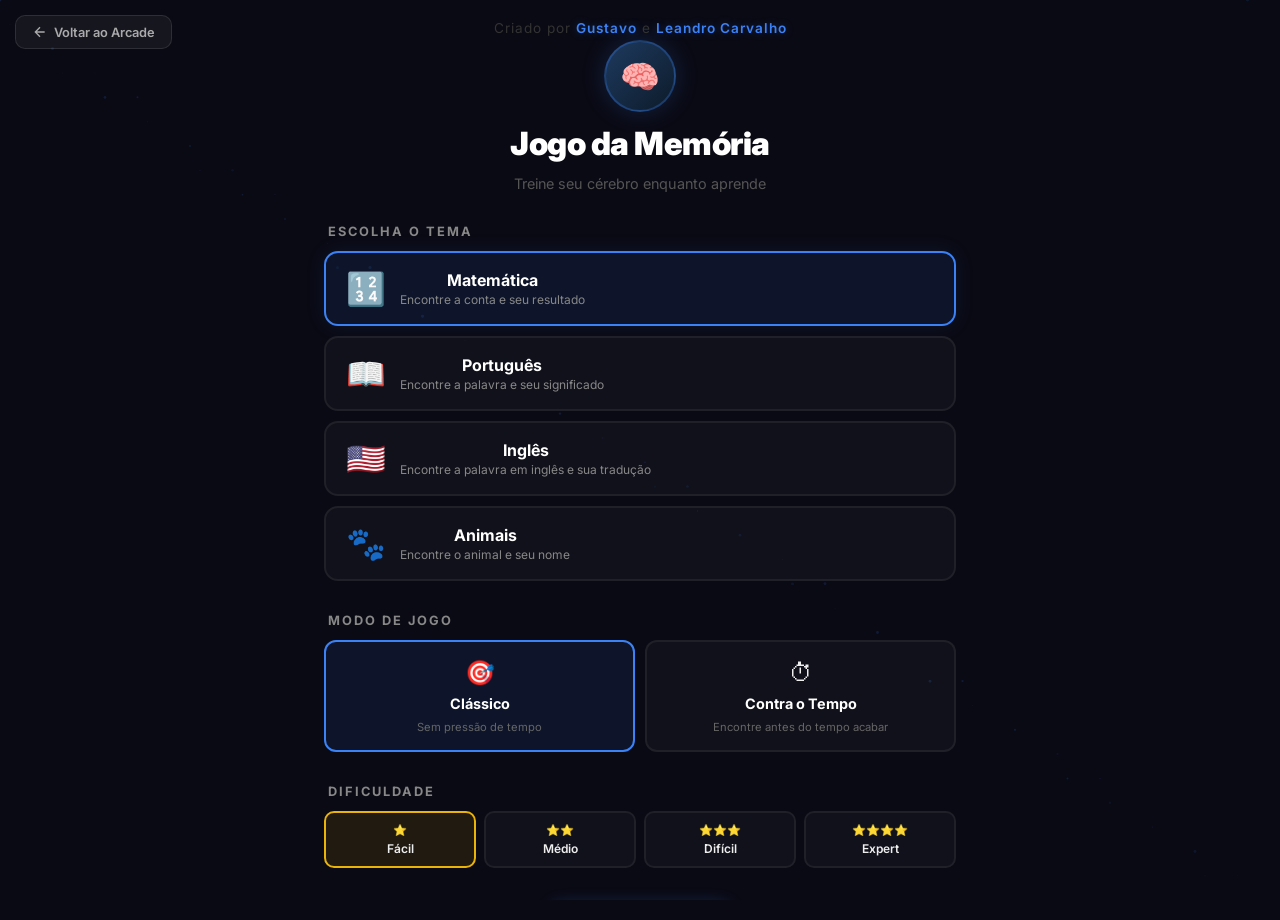
<file: memoria.html>
<!DOCTYPE html>
<html lang="pt-BR">
<head>
  <meta charset="UTF-8">
  <meta name="viewport" content="width=device-width, initial-scale=1.0">
  <meta name="theme-color" content="#0a0a0a">
  <meta name="apple-mobile-web-app-capable" content="yes">
  <meta name="apple-mobile-web-app-status-bar-style" content="black-translucent">
  <title>Jogo da Memória</title>
  <link rel="icon" type="image/x-icon" href="favicon.ico">
  <link rel="icon" type="image/png" sizes="32x32" href="assets/icons/icon-32.png">
  <link rel="apple-touch-icon" sizes="192x192" href="assets/icons/icon-192.png">
  <link rel="stylesheet" href="memoria/style.css">
  <link href="https://fonts.googleapis.com/css2?family=Inter:wght@400;600;700;900&display=swap" rel="stylesheet">
</head>
<body>
  <canvas id="bgCanvas"></canvas>
  
  <a href="index.html" class="btn-back" style="position:fixed; top:15px; left:15px; z-index:100;">
    <svg width="16" height="16" viewBox="0 0 24 24" fill="none" stroke="currentColor" stroke-width="2">
      <path d="M19 12H5M12 19l-7-7 7-7"/>
    </svg>
    Voltar ao Arcade
  </a>
  
  <!-- MENU SCREEN -->
  <div id="menu-screen" class="screen active">
    <div class="menu-container">
      <div class="menu-header">
        <div class="logo-brain">
          <span>🧠</span>
        </div>
        <h1>Jogo da Memória</h1>
        <p class="subtitle">Treine seu cérebro enquanto aprende</p>
      </div>

      <div class="menu-section">
        <h2>Escolha o Tema</h2>
        <div id="module-cards" class="module-cards"></div>
      </div>

      <div class="menu-section">
        <h2>Modo de Jogo</h2>
        <div class="mode-cards">
          <button class="mode-card selected" data-mode="classic">
            <span class="mode-icon">🎯</span>
            <h3>Clássico</h3>
            <p>Sem pressão de tempo</p>
          </button>
          <button class="mode-card" data-mode="timed">
            <span class="mode-icon">⏱</span>
            <h3>Contra o Tempo</h3>
            <p>Encontre antes do tempo acabar</p>
          </button>
        </div>
      </div>

      <div class="menu-section">
        <h2>Dificuldade</h2>
        <div id="difficulty-buttons" class="difficulty-buttons"></div>
      </div>

      <button id="start-btn" class="btn-start">
        <span>Iniciar Jogo</span>
        <svg width="20" height="20" viewBox="0 0 24 24" fill="none" stroke="currentColor" stroke-width="2">
          <path d="M5 12h14M12 5l7 7-7 7"/>
        </svg>
      </button>
    </div>
  </div>

  <!-- GAME SCREEN -->
  <div id="game-screen" class="screen">
    <div class="game-wrapper">
      <div class="game-header">
        <button id="back-to-menu" class="btn-back" title="Voltar ao menu">
          <svg width="18" height="18" viewBox="0 0 24 24" fill="none" stroke="currentColor" stroke-width="2">
            <path d="M19 12H5M12 19l-7-7 7-7"/>
          </svg>
        </button>
        <div class="game-badges">
          <span id="module-badge" class="badge"></span>
          <span id="diff-badge" class="badge"></span>
        </div>
      </div>

      <div class="game-stats">
        <div class="stat-item">
          <span class="stat-icon">💎</span>
          <span id="score-display" class="stat-value">0</span>
        </div>
        <div class="stat-item">
          <span class="stat-icon">👆</span>
          <span id="moves-display" class="stat-value">0</span>
        </div>
        <div class="stat-item">
          <span class="stat-icon">🔥</span>
          <span id="combo-display" class="stat-value">x1</span>
        </div>
        <div class="stat-item">
          <span class="stat-icon">⏱</span>
          <span id="timer-display" class="stat-value">--:--</span>
        </div>
      </div>

      <div id="game-board" class="game-board"></div>

      <div id="progress-bar" class="progress-bar">
        <div id="progress-fill" class="progress-fill"></div>
        <span id="progress-text" class="progress-text">0/0</span>
      </div>
    </div>
  </div>

  <!-- RESULTS SCREEN -->
  <div id="results-screen" class="screen">
    <div class="results-container">
      <div class="results-glow"></div>
      <div class="results-icon" id="results-icon">🏆</div>
      <h2 id="results-title"></h2>
      <p id="results-subtitle"></p>

      <div class="results-stats">
        <div class="result-card">
          <span class="result-value" id="result-score">0</span>
          <span class="result-label">Pontuação</span>
        </div>
        <div class="result-card">
          <span class="result-value" id="result-moves">0</span>
          <span class="result-label">Jogadas</span>
        </div>
        <div class="result-card">
          <span class="result-value" id="result-time">--</span>
          <span class="result-label">Tempo</span>
        </div>
        <div class="result-card">
          <span class="result-value" id="result-combo">x1</span>
          <span class="result-label">Melhor Combo</span>
        </div>
        <div class="result-card">
          <span class="result-value" id="result-accuracy">0%</span>
          <span class="result-label">Precisão</span>
        </div>
      </div>

      <div class="results-actions">
        <button id="results-menu" class="btn-results">🏠 Menu</button>
        <button id="results-retry" class="btn-results retry">🔄 Jogar Novamente</button>
      </div>
    </div>
  </div>

  <div id="update-toast" style="display:none; position:fixed; bottom:20px; left:50%; transform:translateX(-50%); background:#f59e0b; color:#000; padding:12px 24px; border-radius:8px; font-weight:600; z-index:9999; cursor:pointer; box-shadow:0 4px 12px rgba(0,0,0,0.5);">
    Nova versão disponível! Clique aqui para atualizar
  </div>

  <script>
    if ('serviceWorker' in navigator) {
      window.addEventListener('load', () => {
        navigator.serviceWorker.register('/sw.js').then(registration => {
          registration.addEventListener('updatefound', () => {
            const newWorker = registration.installing;
            newWorker.addEventListener('statechange', () => {
              if (newWorker.state === 'installed' && navigator.serviceWorker.controller) {
                const toast = document.getElementById('update-toast');
                toast.style.display = 'block';
                toast.addEventListener('click', () => {
                  newWorker.postMessage({ type: 'SKIP_WAITING' });
                });
              }
            });
          });
        }).catch(() => {});
      });

      navigator.serviceWorker.addEventListener('controllerchange', () => {
        window.location.reload();
      });
    }
  </script>

  <script src="memoria/modules/math.js"></script>
  <script src="memoria/modules/portugues.js"></script>
  <script src="memoria/modules/ingles.js"></script>
  <script src="memoria/modules/animais.js"></script>
  <script src="memoria/script.js"></script>

  <p class="credits">Criado por <span class="credit-name">Gustavo</span> e <span class="credit-name">Leandro Carvalho</span></p>
</body>
</html>
</file>
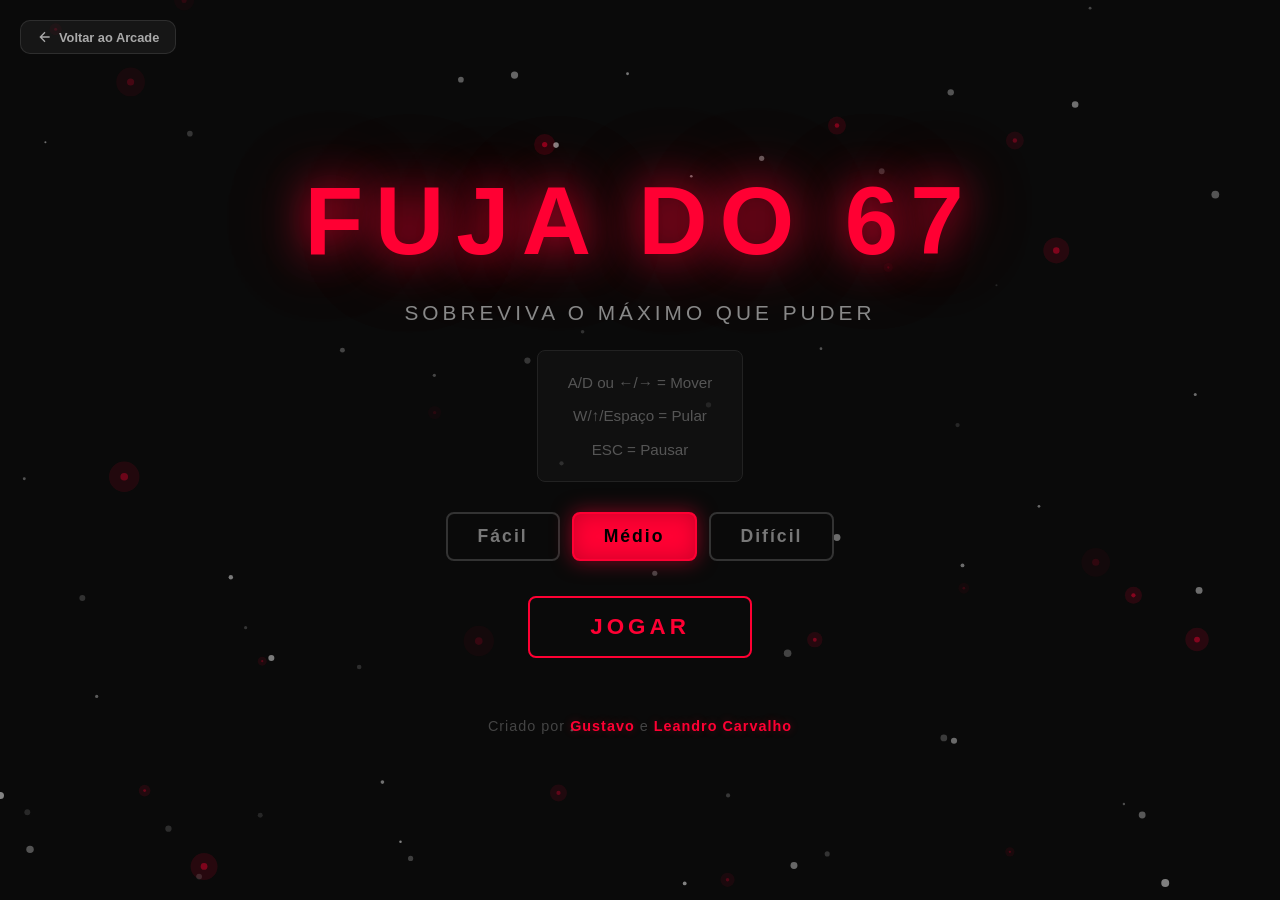
<file: plataforma.html>
<!DOCTYPE html>
<html lang="pt-BR">
<head>
  <meta charset="UTF-8">
  <meta name="viewport" content="width=device-width, initial-scale=1.0">
  <title>Fuja do 67</title>
  <link rel="icon" type="image/x-icon" href="favicon.ico">
  <link rel="icon" type="image/png" sizes="32x32" href="assets/icons/icon-32.png">
  <link rel="apple-touch-icon" sizes="192x192" href="assets/icons/icon-192.png">
  <link rel="stylesheet" href="plataforma/plataforma.css">
</head>
<body>
  <a href="index.html" class="btn-back">
    <svg width="16" height="16" viewBox="0 0 24 24" fill="none" stroke="currentColor" stroke-width="2">
      <path d="M19 12H5M12 19l-7-7 7-7"/>
    </svg>
    Voltar ao Arcade
  </a>

  <div id="menu-screen" class="screen active">
    <canvas id="menuCanvas"></canvas>
    <div class="menu-content">
      <h1>FUJA DO 67</h1>
      <p class="subtitle">Sobreviva o máximo que puder</p>
      <div class="controls-info">
        <p>A/D ou ←/→ = Mover</p>
        <p>W/↑/Espaço = Pular</p>
        <p>ESC = Pausar</p>
      </div>
      <div class="difficulty-select">
        <button class="diff-btn" data-diff="easy">Fácil</button>
        <button class="diff-btn selected" data-diff="medium">Médio</button>
        <button class="diff-btn" data-diff="hard">Difícil</button>
      </div>
      <button id="start-btn">JOGAR</button>
      <div id="menu-highscore"></div>
      <p class="credits">Criado por <span class="credit-name">Gustavo</span> e <span class="credit-name">Leandro Carvalho</span></p>
    </div>
  </div>

  <div id="countdown-screen" class="screen">
    <div id="countdown-text"></div>
  </div>

  <div id="game-screen" class="screen">
    <canvas id="gameCanvas"></canvas>
    <div id="hud">
      <div class="hud-left">
        <span id="timer">0.0s</span>
        <span id="score">0</span>
      </div>
      <div class="hud-center">
        <div id="level-bar-container">
          <span id="level-label">67 Nível 1</span>
          <div id="level-bar"><div id="level-fill"></div></div>
        </div>
      </div>
      <div class="hud-right">
        <span id="speed-indicator">⚡ 1x</span>
        <span id="shield-indicator">🛡️ 0</span>
      </div>
    </div>
    <div id="buff-display"></div>
    <div id="spawn-warning" class="hidden">
      <span class="warning-icon">⚠</span>
      <span class="warning-text">67 VINDO!</span>
    </div>
  </div>

  <div id="pause-screen" class="screen">
    <h1>PAUSADO</h1>
    <p class="subtitle">Pressione ESC para continuar</p>
    <button id="resume-btn">CONTINUAR</button>
    <button id="pause-retry-btn">REINICIAR</button>
  </div>

  <div id="jumpscare-screen" class="screen">
    <div id="jumpscare-wrapper">
      <img id="jumpscare-img" src="assets/images/67.png" alt="67">
    </div>
    <h1 id="jumpscare-text">TE PEGUEI!</h1>
    <p id="final-time"></p>
    <p id="final-score"></p>
    <p id="final-difficulty"></p>
    <p id="final-highscore"></p>
    <button id="retry-btn">TENTAR DE NOVO</button>
  </div>

  <div id="mobile-controls" style="display:none; position:fixed; bottom:0; left:0; right:0; height:140px; z-index:50; background:rgba(0,0,0,0.8); padding:10px 20px; box-sizing:border-box;">
    <div style="display:flex; justify-content:space-between; align-items:center; height:100%;">
      <div class="mobile-dpad" style="display:grid; grid-template-columns:60px 60px 60px; grid-template-rows:40px 40px; gap:4px;">
        <div></div>
        <button class="mobile-btn" data-key="KeyW" style="grid-row:1; grid-column:2; background:rgba(255,255,255,0.15); border:2px solid rgba(255,255,255,0.3); border-radius:8px; color:#fff; font-size:20px; cursor:pointer; touch-action:manipulation;">▲</button>
        <div></div>
        <button class="mobile-btn" data-key="KeyA" style="grid-row:2; grid-column:1; background:rgba(255,255,255,0.15); border:2px solid rgba(255,255,255,0.3); border-radius:8px; color:#fff; font-size:20px; cursor:pointer; touch-action:manipulation;">◀</button>
        <div style="grid-row:2; grid-column:2; background:rgba(255,255,255,0.05); border-radius:8px;"></div>
        <button class="mobile-btn" data-key="KeyD" style="grid-row:2; grid-column:3; background:rgba(255,255,255,0.15); border:2px solid rgba(255,255,255,0.3); border-radius:8px; color:#fff; font-size:20px; cursor:pointer; touch-action:manipulation;">▶</button>
      </div>
      <button class="mobile-jump" data-key="Space" style="width:80px; height:80px; border-radius:50%; background:rgba(255,0,51,0.3); border:3px solid #ff0033; color:#fff; font-size:14px; font-weight:bold; cursor:pointer; touch-action:manipulation;">PULAR</button>
    </div>
  </div>

  <audio id="audio-menu" src="assets/sounds/menu.mp3" loop></audio>
  <audio id="audio-game" src="assets/sounds/jogo.mp3" loop></audio>
  <audio id="audio-scream" src="assets/sounds/grito.mp3"></audio>

  <script>
    const btnBack = document.querySelector('.btn-back');
    const menuScreen = document.getElementById('menu-screen');
    const gameScreen = document.getElementById('game-screen');
    const pauseScreen = document.getElementById('pause-screen');
    const jumpscareScreen = document.getElementById('jumpscare-screen');

    function updateBackButton() {
      if (menuScreen.classList.contains('active') || jumpscareScreen.classList.contains('active')) {
        btnBack.style.display = 'flex';
      } else {
        btnBack.style.display = 'none';
      }
    }
    updateBackButton();

    const observer = new MutationObserver(updateBackButton);
    [menuScreen, gameScreen, pauseScreen, jumpscareScreen].forEach(screen => {
      observer.observe(screen, { attributes: true, attributeFilter: ['class'] });
    });

    if ('ontouchstart' in window || navigator.maxTouchPoints > 0) {
      document.getElementById('mobile-controls').style.display = 'block';
      document.body.style.paddingBottom = '140px';

      document.querySelectorAll('.mobile-btn, .mobile-jump').forEach(btn => {
        const key = btn.dataset.key;
        btn.addEventListener('touchstart', (e) => {
          e.preventDefault();
          window.dispatchEvent(new KeyboardEvent('keydown', { code: key, key: key }));
        });
        btn.addEventListener('touchend', (e) => {
          e.preventDefault();
          window.dispatchEvent(new KeyboardEvent('keyup', { code: key, key: key }));
        });
      });
    }
  </script>

  <div id="update-toast" style="display:none; position:fixed; bottom:20px; left:50%; transform:translateX(-50%); background:#f59e0b; color:#000; padding:12px 24px; border-radius:8px; font-weight:600; z-index:9999; cursor:pointer; box-shadow:0 4px 12px rgba(0,0,0,0.5);">
    Nova versão disponível! Clique aqui para atualizar
  </div>

  <script>
    if ('serviceWorker' in navigator) {
      window.addEventListener('load', () => {
        navigator.serviceWorker.register('/sw.js').then(registration => {
          registration.addEventListener('updatefound', () => {
            const newWorker = registration.installing;
            newWorker.addEventListener('statechange', () => {
              if (newWorker.state === 'installed' && navigator.serviceWorker.controller) {
                const toast = document.getElementById('update-toast');
                toast.style.display = 'block';
                toast.addEventListener('click', () => {
                  newWorker.postMessage({ type: 'SKIP_WAITING' });
                });
              }
            });
          });
        }).catch(() => {});
      });

      navigator.serviceWorker.addEventListener('controllerchange', () => {
        window.location.reload();
      });
    }
  </script>

  <script src="plataforma/plataforma.js"></script>
</body>
</html>
</file>
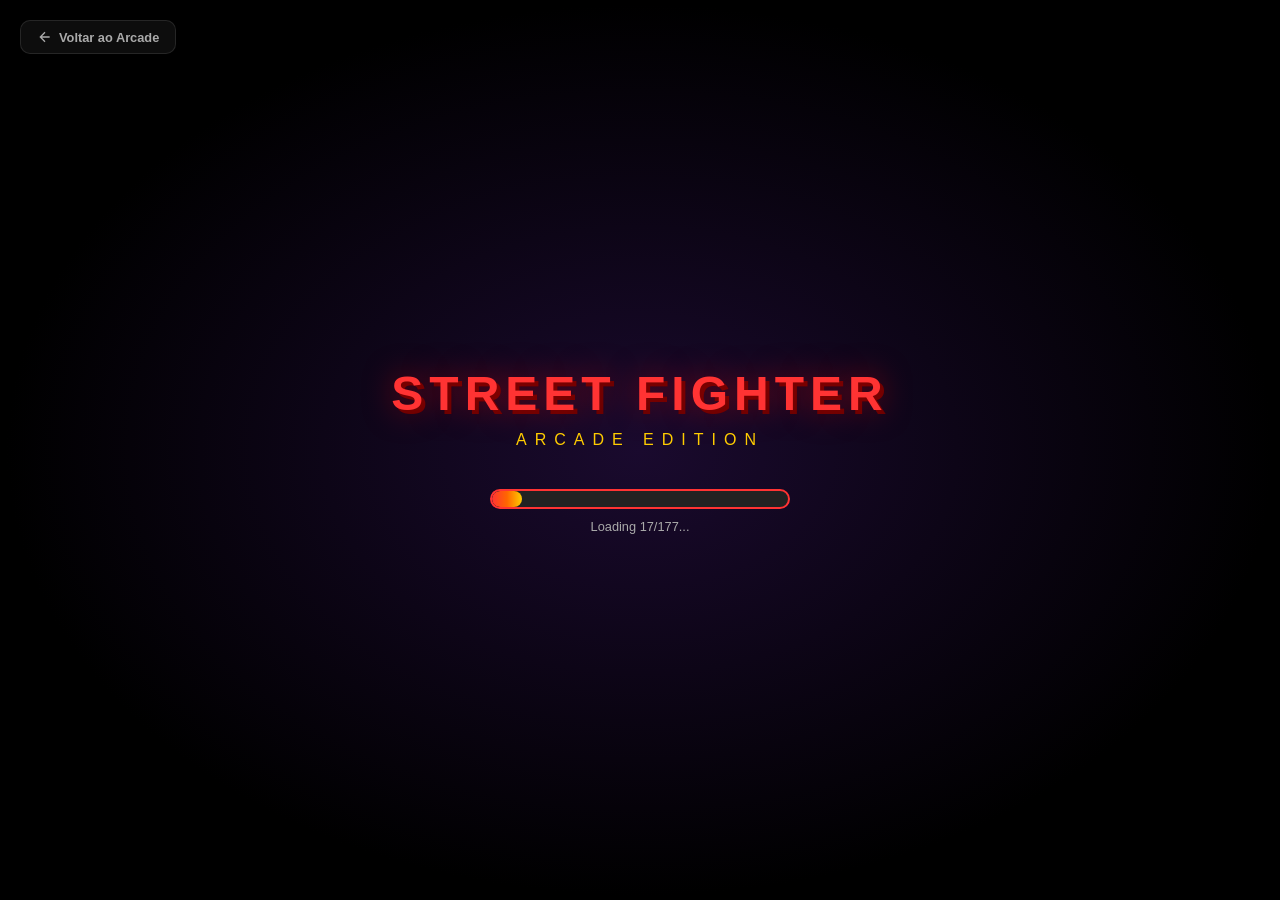
<file: streetfighter.html>
<!DOCTYPE html>
<html lang="pt-BR">
<head>
  <meta charset="UTF-8">
  <meta name="viewport" content="width=device-width, initial-scale=1.0, maximum-scale=1.0, user-scalable=no">
  <meta name="apple-mobile-web-app-capable" content="yes">
  <meta name="apple-mobile-web-app-status-bar-style" content="black-translucent">
  <meta name="theme-color" content="#ff0000">
  <meta name="description" content="Street Fighter Arcade - Classic 2D Fighting Game">
  <link rel="manifest" href="manifest.json">
  <link rel="icon" type="image/png" sizes="192x192" href="streetfighter/assets/icons/icon-192.png">
  <link rel="apple-touch-icon" href="streetfighter/assets/icons/icon-192.png">
  <title>Street Fighter Arcade</title>
  <style>
    * { margin: 0; padding: 0; box-sizing: border-box; }
    body {
      background: #000;
      overflow: hidden;
      font-family: 'Segoe UI', 'Arial Black', Arial, sans-serif;
      user-select: none;
      -webkit-user-select: none;
      touch-action: none;
    }
    canvas { display: block; margin: 0 auto; image-rendering: pixelated; }

    #ui-overlay {
      position: absolute; inset: 0;
      display: flex; align-items: center; justify-content: center;
      pointer-events: none; z-index: 10;
    }

    .screen {
      position: absolute; inset: 0;
      display: flex; flex-direction: column;
      align-items: center; justify-content: center;
      z-index: 20; pointer-events: all;
      transition: opacity 0.5s;
    }
    .screen.hidden { opacity: 0; pointer-events: none; }

    /* Loading Screen */
    #loading-screen {
      background: radial-gradient(ellipse at center, #1a0a2e 0%, #000 70%);
    }
    #loading-screen h1 {
      color: #ff3333;
      font-size: 3rem;
      font-weight: 900;
      text-shadow: 0 0 30px rgba(255,0,0,0.5), 4px 4px 0 #600;
      letter-spacing: 6px;
      margin-bottom: 10px;
      animation: titlePulse 1.5s ease-in-out infinite;
    }
    #loading-screen .subtitle {
      color: #ffcc00;
      font-size: 1rem;
      letter-spacing: 8px;
      text-transform: uppercase;
      margin-bottom: 40px;
    }
    @keyframes titlePulse {
      0%, 100% { transform: scale(1); }
      50% { transform: scale(1.05); }
    }
    .load-bar-outer {
      width: 300px; height: 20px;
      background: #222; border: 2px solid #ff3333;
      border-radius: 10px; overflow: hidden;
    }
    .load-bar-inner {
      height: 100%; width: 0%;
      background: linear-gradient(90deg, #ff3333, #ff6600, #ffcc00);
      transition: width 0.3s;
      border-radius: 10px;
    }
    .load-text {
      color: #aaa; font-size: 0.8rem; margin-top: 10px;
    }

    /* Character Select */
    #select-screen {
      background: linear-gradient(180deg, #1a0a2e 0%, #0a0a1a 100%);
      padding: 20px;
    }
    #select-screen h2 {
      color: #ff3333;
      font-size: 2.5rem;
      font-weight: 900;
      text-shadow: 0 0 20px rgba(255,0,0,0.5);
      margin-bottom: 30px;
      letter-spacing: 4px;
    }
    .char-grid {
      display: flex; gap: 40px; margin-bottom: 30px;
    }
    .char-card {
      width: 200px; padding: 20px;
      background: rgba(255,255,255,0.05);
      border: 3px solid #333;
      border-radius: 12px;
      text-align: center;
      cursor: pointer;
      transition: all 0.3s;
    }
    .char-card:hover { border-color: #ff3333; transform: translateY(-5px); }
    .char-card.selected { border-color: #ffcc00; box-shadow: 0 0 20px rgba(255,204,0,0.3); }
    .char-card canvas {
      width: 120px; height: 120px;
      image-rendering: pixelated;
      margin: 0 auto 10px;
    }
    .char-card .name {
      color: #fff; font-size: 1.3rem; font-weight: bold;
      margin-bottom: 5px;
    }
    .char-card .desc {
      color: #888; font-size: 0.7rem;
    }
    .start-btn {
      padding: 15px 50px;
      background: linear-gradient(180deg, #ff3333, #cc0000);
      color: #fff; font-size: 1.2rem; font-weight: 900;
      border: none; border-radius: 8px;
      cursor: pointer; letter-spacing: 3px;
      text-transform: uppercase;
      box-shadow: 0 4px 15px rgba(255,0,0,0.4);
      transition: all 0.2s;
    }
    .start-btn:hover { transform: scale(1.05); box-shadow: 0 6px 25px rgba(255,0,0,0.6); }
    .start-btn:disabled { opacity: 0.4; cursor: not-allowed; transform: none; }

    /* Versus Screen */
    #versus-screen {
      background: #000;
      z-index: 30;
    }
    #versus-screen .vs-container {
      display: flex; align-items: center; gap: 60px;
    }
    .vs-fighter {
      text-align: center;
      animation: vsSlideIn 0.5s ease-out;
    }
    .vs-fighter.right { animation: vsSlideInR 0.5s ease-out; }
    @keyframes vsSlideIn { from { transform: translateX(-100px); opacity: 0; } }
    @keyframes vsSlideInR { from { transform: translateX(100px); opacity: 0; } }
    .vs-fighter canvas {
      width: 180px; height: 180px;
      image-rendering: pixelated;
    }
    .vs-fighter .name {
      color: #fff; font-size: 1.8rem; font-weight: 900;
      margin-top: 10px;
    }
    .vs-text {
      font-size: 5rem; font-weight: 900;
      color: #ff3333;
      text-shadow: 0 0 40px rgba(255,0,0,0.8);
      animation: vsPulse 0.3s ease-in-out infinite alternate;
    }
    @keyframes vsPulse { from { transform: scale(1); } to { transform: scale(1.15); } }

    /* Result Screen */
    #result-screen {
      background: rgba(0,0,0,0.9);
      z-index: 30;
    }
    #result-screen h2 {
      font-size: 4rem; font-weight: 900;
      color: #ffcc00;
      text-shadow: 0 0 30px rgba(255,204,0,0.5);
      margin-bottom: 10px;
      animation: resultPop 0.5s ease-out;
    }
    @keyframes resultPop { from { transform: scale(3); opacity: 0; } }
    #result-screen .winner {
      font-size: 1.5rem; color: #fff;
      margin-bottom: 30px;
    }
    #result-screen .stats {
      color: #888; font-size: 0.9rem;
      margin-bottom: 30px;
    }

    /* Touch Controls */
    #touch-controls {
      position: fixed; bottom: 0; left: 0; right: 0;
      height: 180px; z-index: 50;
      display: none; pointer-events: all;
    }
    #touch-controls.visible { display: flex; }
    .touch-zone {
      flex: 1; display: flex; align-items: center; justify-content: center;
      gap: 10px;
    }
    .touch-btn {
      width: 55px; height: 55px;
      border-radius: 50%;
      background: rgba(255,255,255,0.15);
      border: 2px solid rgba(255,255,255,0.3);
      color: rgba(255,255,255,0.7);
      font-size: 0.7rem; font-weight: bold;
      display: flex; align-items: center; justify-content: center;
      cursor: pointer;
      -webkit-tap-highlight-color: transparent;
    }
    .touch-btn:active { background: rgba(255,255,255,0.3); }
    .touch-btn.punch { background: rgba(255,100,100,0.2); border-color: rgba(255,100,100,0.4); }

    .btn-back {
      position: fixed;
      top: 20px;
      left: 20px;
      display: flex;
      align-items: center;
      gap: 6px;
      padding: 8px 16px;
      font-size: 0.8rem;
      font-weight: 600;
      border: 1px solid rgba(255, 255, 255, 0.1);
      border-radius: 10px;
      background: rgba(255, 255, 255, 0.05);
      color: #aaa;
      cursor: pointer;
      font-family: 'Segoe UI', sans-serif;
      transition: all 0.2s;
      text-decoration: none;
      z-index: 100;
    }
    .btn-back:hover { background: rgba(255, 255, 255, 0.1); color: #fff; }

    @media (max-width: 480px) {
      .btn-back { top: 15px; left: 15px; padding: 6px 12px; font-size: 0.75rem; }
      .btn-back svg { width: 14px; height: 14px; }
    }
    .touch-btn.kick { background: rgba(100,100,255,0.2); border-color: rgba(100,100,255,0.4); }
    .touch-btn.hadouken { background: rgba(100,255,100,0.2); border-color: rgba(100,255,100,0.4); }
    .touch-btn.special { background: rgba(255,200,50,0.2); border-color: rgba(255,200,50,0.4); }

    .dpad {
      display: grid;
      grid-template-columns: 55px 55px 55px;
      grid-template-rows: 55px 55px 55px;
      gap: 4px;
    }
    .dpad .touch-btn { border-radius: 8px; }

    @media (max-width: 768px) {
      #loading-screen h1 { font-size: 1.8rem; letter-spacing: 4px; }
      .subtitle { font-size: 0.8rem; letter-spacing: 4px; }
      .char-grid { gap: 15px; flex-direction: column; }
      .char-card { width: 160px; padding: 15px; }
      .char-card canvas { width: 100px; height: 100px; }
      .char-card .name { font-size: 1.1rem; }
      .char-card .desc { font-size: 0.6rem; }
      .vs-text { font-size: 3rem; }
      .vs-fighter canvas { width: 140px; height: 140px; }
      .vs-fighter .name { font-size: 1.4rem; }
      #result-screen h2 { font-size: 3rem; }
      #result-screen .winner { font-size: 1.2rem; }
      .start-btn { padding: 12px 40px; font-size: 1rem; }
    }

    @media (max-width: 480px) {
      #loading-screen h1 { font-size: 1.4rem; letter-spacing: 2px; }
      .subtitle { font-size: 0.7rem; letter-spacing: 3px; }
      .char-grid { gap: 10px; }
      .char-card { width: 140px; padding: 12px; }
      .char-card canvas { width: 80px; height: 80px; }
      .char-card .name { font-size: 1rem; }
      .vs-text { font-size: 2.5rem; }
      .vs-fighter canvas { width: 110px; height: 110px; }
      .vs-fighter .name { font-size: 1.2rem; }
      .vs-fighter { gap: 30px; }
      #result-screen h2 { font-size: 2.5rem; }
      #result-screen .winner { font-size: 1rem; }
      #result-screen .stats { font-size: 0.8rem; }
      .start-btn { padding: 10px 30px; font-size: 0.9rem; }
      .load-bar-outer { width: 250px; }
    }

    @media (max-width: 320px) {
      .char-card { width: 120px; padding: 10px; }
      .char-card canvas { width: 70px; height: 70px; }
      .vs-text { font-size: 2rem; }
      .vs-fighter canvas { width: 90px; height: 90px; }
      #result-screen h2 { font-size: 2rem; }
    }

    .credits {
      color: #333;
      font-size: 0.85rem;
      letter-spacing: 1px;
      text-align: center;
      margin-top: 20px;
      position: relative;
      z-index: 1;
    }
    .credit-name {
      color: #e94560;
      font-weight: 600;
      text-shadow: 0 0 8px rgba(233, 69, 96, 0.3);
    }

    @media (hover: none) {
      .char-card:hover { transform: none; border-color: #333; }
      .char-card.selected { border-color: #ffcc00; }
      .start-btn:hover { transform: none; box-shadow: 0 4px 15px rgba(255,0,0,0.4); }
    }
  </style>
</head>
<body>
  <canvas id="gameCanvas"></canvas>

  <a href="index.html" class="btn-back">
    <svg width="16" height="16" viewBox="0 0 24 24" fill="none" stroke="currentColor" stroke-width="2">
      <path d="M19 12H5M12 19l-7-7 7-7"/>
    </svg>
    Voltar ao Arcade
  </a>

  <div id="ui-overlay">
    <div id="screen-message" class="screen-msg" style="display:none"></div>
  </div>

  <!-- Loading Screen -->
  <div id="loading-screen" class="screen">
    <h1>STREET FIGHTER</h1>
    <div class="subtitle">Arcade Edition</div>
    <div class="load-bar-outer"><div class="load-bar-inner" id="load-bar"></div></div>
    <div class="load-text" id="load-text">Loading assets...</div>
  </div>

  <!-- Character Select -->
  <div id="select-screen" class="screen hidden">
    <h2>SELECT FIGHTER</h2>
    <div class="char-grid">
      <div class="char-card" id="char-ryu" data-char="Ryu">
        <canvas id="preview-ryu" width="80" height="80"></canvas>
        <div class="name">RYU</div>
        <div class="desc">The Balanced Warrior</div>
      </div>
      <div class="char-card" id="char-ken" data-char="Ken">
        <canvas id="preview-ken" width="80" height="80"></canvas>
        <div class="name">KEN</div>
        <div class="desc">The Flame Fighter</div>
      </div>
    </div>
    <button class="start-btn" id="start-btn" disabled>READY? FIGHT!</button>
  </div>

  <!-- Versus Screen -->
  <div id="versus-screen" class="screen hidden">
    <div class="vs-container">
      <div class="vs-fighter">
        <canvas id="vs-p1" width="120" height="120"></canvas>
        <div class="name" id="vs-p1-name">RYU</div>
      </div>
      <div class="vs-text">VS</div>
      <div class="vs-fighter right">
        <canvas id="vs-p2" width="120" height="120"></canvas>
        <div class="name" id="vs-p2-name">KEN</div>
      </div>
    </div>
  </div>

  <!-- Result Screen -->
  <div id="result-screen" class="screen hidden">
    <h2 id="result-title">K.O.!</h2>
    <div class="winner" id="result-winner">RYU WINS!</div>
    <div class="stats" id="result-stats"></div>
    <button class="start-btn" id="rematch-btn">REMATCH</button>
    <br><br>
    <button class="start-btn" id="menu-btn" style="background: linear-gradient(180deg, #444, #222); font-size: 0.9rem; padding: 10px 30px;">MAIN MENU</button>
  </div>

  <!-- Touch Controls -->
  <div id="touch-controls">
    <div class="touch-zone">
      <div class="dpad">
        <div></div><div class="touch-btn" data-key="KeyW">▲</div><div></div>
        <div class="touch-btn" data-key="KeyA">◀</div><div class="touch-btn" style="background:rgba(255,255,255,0.05)">·</div><div class="touch-btn" data-key="KeyD">▶</div>
        <div></div><div class="touch-btn" data-key="KeyS">▼</div><div></div>
      </div>
    </div>
    <div class="touch-zone">
      <div class="touch-btn punch" data-key="KeyJ">P</div>
      <div class="touch-btn kick" data-key="KeyK">K</div>
      <div class="touch-btn hadouken" data-key="KeyL">H</div>
      <div class="touch-btn special" data-key="KeyF">S</div>
    </div>
  </div>

  <div id="update-toast" style="display:none; position:fixed; bottom:20px; left:50%; transform:translateX(-50%); background:#f59e0b; color:#000; padding:12px 24px; border-radius:8px; font-weight:600; z-index:9999; cursor:pointer; box-shadow:0 4px 12px rgba(0,0,0,0.5);">
    Nova versão disponível! Clique aqui para atualizar
  </div>

  <script src="streetfighter/game.js"></script>
  <script>
    // PWA Service Worker with update notification
    if ('serviceWorker' in navigator) {
      window.addEventListener('load', () => {
        navigator.serviceWorker.register('/sw.js').then(registration => {
          registration.addEventListener('updatefound', () => {
            const newWorker = registration.installing;
            newWorker.addEventListener('statechange', () => {
              if (newWorker.state === 'installed' && navigator.serviceWorker.controller) {
                const toast = document.getElementById('update-toast');
                toast.style.display = 'block';
                toast.addEventListener('click', () => {
                  newWorker.postMessage({ type: 'SKIP_WAITING' });
                });
              }
            });
          });
        }).catch(() => {});
      });

      navigator.serviceWorker.addEventListener('controllerchange', () => {
        window.location.reload();
      });
    }

    // Detect mobile
    const isMobile = /Android|iPhone|iPad|iPod|webOS/i.test(navigator.userAgent) || ('ontouchstart' in window && window.innerWidth < 1024);
    if (isMobile) {
      document.getElementById('touch-controls').classList.add('visible');
    }

    // Touch controls
    document.querySelectorAll('.touch-btn[data-key]').forEach(btn => {
      const key = btn.dataset.key;
      btn.addEventListener('touchstart', e => { e.preventDefault(); keys[key] = true; });
      btn.addEventListener('touchend', e => { e.preventDefault(); keys[key] = false; });
      btn.addEventListener('mousedown', e => { keys[key] = true; });
      btn.addEventListener('mouseup', e => { keys[key] = false; });
    });
  </script>

  <p class="credits">Criado por <span class="credit-name">Gustavo</span> e <span class="credit-name">Leandro Carvalho</span></p>
</body>
</html>
</file>
<file: damas/style.css>
* {
  margin: 0;
  padding: 0;
  box-sizing: border-box;
}

body {
  background: #0a0a14;
  color: #eee;
  font-family: 'Inter', -apple-system, sans-serif;
  min-height: 100vh;
  overflow-x: hidden;
}

#bgCanvas {
  position: fixed;
  inset: 0;
  z-index: 0;
  pointer-events: none;
}

.game-wrapper {
  display: flex;
  gap: 24px;
  align-items: flex-start;
  justify-content: center;
  padding: 24px;
  position: relative;
  z-index: 1;
  max-width: 1100px;
  margin: 0 auto;
}

.left-panel {
  display: flex;
  flex-direction: column;
  align-items: center;
}

.container {
  display: flex;
  flex-direction: column;
  align-items: center;
  gap: 16px;
}

.header {
  display: flex;
  align-items: center;
  gap: 14px;
  margin-bottom: 4px;
}

.logo-mark {
  width: 44px;
  height: 44px;
  background: linear-gradient(135deg, #e94560, #c0392b);
  border-radius: 12px;
  display: flex;
  align-items: center;
  justify-content: center;
  font-size: 20px;
  color: white;
  box-shadow: 0 4px 16px rgba(233, 69, 96, 0.4);
}

.header-text h1 {
  font-size: 1.6rem;
  font-weight: 900;
  color: #fff;
  letter-spacing: 1px;
  line-height: 1;
}

.subtitle {
  font-size: 0.75rem;
  color: #555;
  letter-spacing: 1px;
  text-transform: uppercase;
}

.info-panel {
  display: flex;
  flex-direction: column;
  align-items: center;
  gap: 12px;
  width: 100%;
}

.turn-indicator {
  display: flex;
  align-items: center;
  gap: 10px;
  padding: 8px 20px;
  border-radius: 100px;
  background: rgba(233, 69, 96, 0.1);
  border: 1px solid rgba(233, 69, 96, 0.3);
  transition: all 0.4s cubic-bezier(0.4, 0, 0.2, 1);
}

.turn-indicator.black-turn {
  background: rgba(100, 116, 139, 0.1);
  border-color: rgba(100, 116, 139, 0.3);
}

.turn-dot {
  width: 10px;
  height: 10px;
  border-radius: 50%;
  background: #e74c3c;
  box-shadow: 0 0 8px rgba(231, 76, 60, 0.6);
  transition: background 0.3s, box-shadow 0.3s;
}

.black-turn .turn-dot {
  background: #64748b;
  box-shadow: 0 0 8px rgba(100, 116, 139, 0.6);
}

.turn-text {
  font-size: 0.85rem;
  font-weight: 600;
  color: #ccc;
  letter-spacing: 0.5px;
}

.scores {
  display: flex;
  align-items: center;
  gap: 16px;
}

.score-card {
  display: flex;
  align-items: center;
  gap: 8px;
  padding: 6px 14px;
  border-radius: 12px;
  background: rgba(255, 255, 255, 0.03);
  border: 1px solid rgba(255, 255, 255, 0.06);
  font-size: 1.1rem;
  font-weight: 700;
  min-width: 80px;
  justify-content: center;
}

.score-icon {
  width: 14px;
  height: 14px;
  border-radius: 50%;
}

.red-icon {
  background: #e74c3c;
  box-shadow: 0 0 6px rgba(231, 76, 60, 0.4);
}

.black-icon {
  background: #475569;
  box-shadow: 0 0 6px rgba(71, 85, 105, 0.4);
}

.score-vs {
  font-size: 0.7rem;
  font-weight: 600;
  color: #333;
  text-transform: uppercase;
  letter-spacing: 2px;
}

.board-wrapper {
  position: relative;
  display: inline-block;
}

.board {
  display: grid;
  grid-template-columns: repeat(8, 64px);
  grid-template-rows: repeat(8, 64px);
  border-radius: 8px;
  box-shadow:
    0 0 0 1px rgba(139, 105, 20, 0.3),
    0 4px 24px rgba(0, 0, 0, 0.5),
    0 12px 48px rgba(0, 0, 0, 0.4);
  overflow: hidden;
}

.board-labels {
  position: absolute;
  display: flex;
  z-index: 2;
}

.top-labels, .bottom-labels {
  left: 28px;
  width: 512px;
  justify-content: space-around;
}

.top-labels { top: -18px; }
.bottom-labels { bottom: -18px; }

.left-labels, .right-labels {
  top: 0;
  bottom: 0;
  width: 20px;
  flex-direction: column;
  justify-content: space-around;
  display: flex;
}

.left-labels { left: -24px; }
.right-labels { right: -24px; }

.board-labels span {
  font-size: 0.65rem;
  color: #444;
  font-weight: 600;
  text-align: center;
}

.cell {
  width: 64px;
  height: 64px;
  display: flex;
  justify-content: center;
  align-items: center;
  position: relative;
}

.cell.light {
  background: linear-gradient(135deg, #f0d9b5 0%, #e8d0a8 100%);
}

.cell.dark {
  background: linear-gradient(135deg, #8b6914 0%, #6b4f0e 100%);
  position: relative;
}

.cell.dark::before {
  content: '';
  position: absolute;
  inset: 0;
  background: linear-gradient(135deg, rgba(255,255,255,0.05) 0%, transparent 50%);
}

.cell.dark.valid-move {
  cursor: pointer;
}

.cell.dark.valid-move::after {
  content: '';
  width: 16px;
  height: 16px;
  background: radial-gradient(circle, rgba(52, 211, 153, 0.9) 0%, rgba(52, 211, 153, 0.3) 100%);
  border-radius: 50%;
  position: absolute;
  animation: validPulse 2s ease-in-out infinite;
  z-index: 2;
}

.cell.dark.valid-jump::after {
  width: 20px;
  height: 20px;
  background: radial-gradient(circle, rgba(251, 146, 60, 0.95) 0%, rgba(251, 146, 60, 0.3) 100%);
}

.cell.dark.selected {
  background: linear-gradient(135deg, #a07850 0%, #8b6914 100%);
}

.cell.dark.selected::after {
  box-shadow: 0 0 12px rgba(255, 255, 255, 0.3);
}

.cell.dark.last-move {
  background: linear-gradient(135deg, #7a5c12 0%, #5a4008 100%);
}

.cell.dark.can-capture-cell {
  animation: captureHint 1.5s ease-in-out infinite;
}

@keyframes validPulse {
  0%, 100% { transform: scale(1); opacity: 0.7; }
  50% { transform: scale(1.2); opacity: 1; }
}

@keyframes captureHint {
  0%, 100% { box-shadow: inset 0 0 0 rgba(233, 69, 96, 0); }
  50% { box-shadow: inset 0 0 12px rgba(233, 69, 96, 0.4); }
}

.piece {
  width: 50px;
  height: 50px;
  border-radius: 50%;
  cursor: pointer;
  position: relative;
  transition: transform 0.2s cubic-bezier(0.4, 0, 0.2, 1),
              box-shadow 0.2s cubic-bezier(0.4, 0, 0.2, 1);
  z-index: 1;
}

.piece::before {
  content: '';
  position: absolute;
  inset: 4px;
  border-radius: 50%;
}

.piece::after {
  content: '';
  position: absolute;
  top: 6px;
  left: 8px;
  width: 20px;
  height: 10px;
  background: radial-gradient(ellipse, rgba(255,255,255,0.3) 0%, transparent 100%);
  border-radius: 50%;
  transform: rotate(-20deg);
}

.piece:hover {
  transform: scale(1.1) translateY(-2px);
  z-index: 3;
}

.piece.red {
  background: radial-gradient(circle at 30% 25%, #ff6b6b 0%, #e74c3c 40%, #b91c1c 80%, #7f1d1d 100%);
  border: 2px solid #991b1b;
  box-shadow:
    0 3px 10px rgba(0, 0, 0, 0.5),
    0 1px 3px rgba(0, 0, 0, 0.3),
    inset 0 -3px 6px rgba(0, 0, 0, 0.3),
    inset 0 3px 6px rgba(255, 255, 255, 0.1);
}

.piece.red:hover {
  box-shadow:
    0 6px 20px rgba(231, 76, 60, 0.4),
    0 3px 8px rgba(0, 0, 0, 0.4),
    inset 0 -3px 6px rgba(0, 0, 0, 0.3),
    inset 0 3px 6px rgba(255, 255, 255, 0.1);
}

.piece.black {
  background: radial-gradient(circle at 30% 25%, #64748b 0%, #475569 40%, #1e293b 80%, #0f172a 100%);
  border: 2px solid #1e293b;
  box-shadow:
    0 3px 10px rgba(0, 0, 0, 0.6),
    0 1px 3px rgba(0, 0, 0, 0.4),
    inset 0 -3px 6px rgba(0, 0, 0, 0.4),
    inset 0 3px 6px rgba(255, 255, 255, 0.08);
}

.piece.black:hover {
  box-shadow:
    0 6px 20px rgba(71, 85, 105, 0.5),
    0 3px 8px rgba(0, 0, 0, 0.5),
    inset 0 -3px 6px rgba(0, 0, 0, 0.4),
    inset 0 3px 6px rgba(255, 255, 255, 0.08);
}

.piece.king::after {
  content: '♛';
  position: absolute;
  top: 50%;
  left: 50%;
  transform: translate(-50%, -50%);
  font-size: 26px;
  color: #fbbf24;
  filter: drop-shadow(0 0 4px rgba(251, 191, 36, 0.8));
  width: auto;
  height: auto;
  background: none;
  border-radius: 0;
}

.piece.selected {
  transform: scale(1.15) translateY(-4px);
  z-index: 4;
}

.piece.selected.red {
  box-shadow:
    0 0 0 3px rgba(251, 191, 36, 0.8),
    0 0 20px rgba(251, 191, 36, 0.3),
    0 8px 24px rgba(0, 0, 0, 0.5);
}

.piece.selected.black {
  box-shadow:
    0 0 0 3px rgba(251, 191, 36, 0.8),
    0 0 20px rgba(251, 191, 36, 0.2),
    0 8px 24px rgba(0, 0, 0, 0.5);
}

.piece.can-capture {
  animation: canCapturePulse 1.2s ease-in-out infinite;
}

.piece.captured-anim {
  animation: pieceCaptured 0.6s cubic-bezier(0.4, 0, 0.2, 1) forwards;
}

.piece.promoted-anim {
  animation: piecePromoted 0.8s cubic-bezier(0.34, 1.56, 0.64, 1);
}

@keyframes canCapturePulse {
  0%, 100% { box-shadow: 0 0 0 2px rgba(239, 68, 68, 0.6), 0 0 12px rgba(239, 68, 68, 0.3); }
  50% { box-shadow: 0 0 0 4px rgba(239, 68, 68, 0.8), 0 0 24px rgba(239, 68, 68, 0.5); }
}

@keyframes pieceCaptured {
  0% { transform: scale(1); opacity: 1; }
  20% { transform: scale(1.3); opacity: 0.8; }
  100% { transform: scale(0) rotate(180deg); opacity: 0; }
}

@keyframes piecePromoted {
  0% { transform: scale(1) rotate(0deg); }
  30% { transform: scale(1.3) rotate(180deg); }
  100% { transform: scale(1) rotate(360deg); }
}

.controls {
  display: flex;
  gap: 10px;
  margin-top: 8px;
}

.btn-undo, .btn-reset {
  display: flex;
  align-items: center;
  gap: 6px;
  padding: 8px 16px;
  font-size: 0.8rem;
  font-weight: 600;
  border: 1px solid rgba(255, 255, 255, 0.08);
  border-radius: 10px;
  cursor: pointer;
  transition: all 0.2s;
  font-family: 'Inter', sans-serif;
  background: rgba(255, 255, 255, 0.03);
  color: #999;
}

.btn-undo:hover:not(:disabled), .btn-reset:hover {
  background: rgba(255, 255, 255, 0.06);
  border-color: rgba(255, 255, 255, 0.15);
  color: #ddd;
  transform: translateY(-1px);
}

.btn-undo:disabled {
  opacity: 0.25;
  cursor: not-allowed;
}

.btn-reset {
  border-color: rgba(233, 69, 96, 0.2);
  color: #e94560;
}

.btn-reset:hover {
  background: rgba(233, 69, 96, 0.1);
  border-color: rgba(233, 69, 96, 0.4);
}

.right-panel {
  display: flex;
  flex-direction: column;
  gap: 14px;
  width: 240px;
}

.panel-card {
  background: rgba(15, 15, 25, 0.6);
  border: 1px solid rgba(255, 255, 255, 0.06);
  border-radius: 16px;
  padding: 16px;
  backdrop-filter: blur(10px);
}

.panel-header {
  display: flex;
  align-items: center;
  gap: 8px;
  margin-bottom: 12px;
}

.panel-header h3 {
  font-size: 0.8rem;
  font-weight: 700;
  color: #888;
  text-transform: uppercase;
  letter-spacing: 1.5px;
}

.panel-icon {
  font-size: 1rem;
}

.move-history {
  max-height: 320px;
  overflow-y: auto;
  display: flex;
  flex-direction: column;
  gap: 2px;
}

.move-history::-webkit-scrollbar { width: 3px; }
.move-history::-webkit-scrollbar-track { background: transparent; }
.move-history::-webkit-scrollbar-thumb { background: rgba(255,255,255,0.1); border-radius: 3px; }

.empty-state {
  display: flex;
  flex-direction: column;
  align-items: center;
  gap: 8px;
  padding: 20px;
  color: #444;
}

.empty-icon {
  font-size: 2rem;
  opacity: 0.3;
}

.empty-state p {
  font-size: 0.75rem;
  font-style: italic;
}

.move-entry {
  display: flex;
  align-items: center;
  gap: 8px;
  padding: 5px 8px;
  border-radius: 8px;
  transition: background 0.15s;
  font-size: 0.8rem;
}

.move-entry:hover {
  background: rgba(255, 255, 255, 0.04);
}

.move-number {
  color: #444;
  min-width: 22px;
  font-size: 0.7rem;
  font-weight: 600;
}

.move-dot {
  width: 6px;
  height: 6px;
  border-radius: 50%;
  flex-shrink: 0;
}

.move-dot.red { background: #e74c3c; box-shadow: 0 0 4px rgba(231, 76, 60, 0.5); }
.move-dot.black { background: #475569; box-shadow: 0 0 4px rgba(71, 85, 105, 0.5); }

.move-text {
  color: #bbb;
  font-family: 'SF Mono', 'Fira Code', monospace;
  font-size: 0.75rem;
}

.move-capture { color: #fb923c; font-weight: 600; }
.move-king { color: #fbbf24; font-weight: 600; }

.captured-pieces {
  display: flex;
  flex-direction: column;
  gap: 12px;
}

.captured-group {
  display: flex;
  flex-direction: column;
  gap: 6px;
}

.captured-label {
  font-size: 0.65rem;
  font-weight: 600;
  text-transform: uppercase;
  letter-spacing: 1px;
  padding-left: 4px;
}

.red-label { color: #e74c3c; }
.black-label { color: #64748b; }

.captured-row {
  display: flex;
  flex-wrap: wrap;
  gap: 3px;
  min-height: 22px;
}

.captured-piece {
  width: 22px;
  height: 22px;
  border-radius: 50%;
  opacity: 0.6;
  animation: capturedAppear 0.3s cubic-bezier(0.34, 1.56, 0.64, 1);
  position: relative;
}

.captured-piece.red {
  background: radial-gradient(circle at 30% 25%, #ff6b6b, #b91c1c);
  border: 1px solid #7f1d1d;
}

.captured-piece.black {
  background: radial-gradient(circle at 30% 25%, #64748b, #0f172a);
  border: 1px solid #1e293b;
}

.captured-piece.king {
  opacity: 0.9;
  box-shadow: 0 0 6px rgba(251, 191, 36, 0.4);
}

.captured-piece.king::after {
  content: '♛';
  position: absolute;
  top: 50%;
  left: 50%;
  transform: translate(-50%, -50%);
  font-size: 12px;
  color: #fbbf24;
}

@keyframes capturedAppear {
  0% { transform: scale(0); opacity: 0; }
  100% { transform: scale(1); opacity: 0.6; }
}

.modal-overlay {
  position: fixed;
  inset: 0;
  background: rgba(0, 0, 0, 0.7);
  display: flex;
  justify-content: center;
  align-items: center;
  z-index: 100;
  backdrop-filter: blur(8px);
}

.modal-overlay.hidden { display: none; }

.modal-content {
  position: relative;
  background: rgba(15, 15, 25, 0.95);
  border: 1px solid rgba(255, 255, 255, 0.1);
  border-radius: 24px;
  padding: 40px;
  text-align: center;
  animation: modalIn 0.6s cubic-bezier(0.34, 1.56, 0.64, 1);
  min-width: 360px;
}

.modal-glow {
  position: absolute;
  top: -40px;
  left: 50%;
  transform: translateX(-50%);
  width: 200px;
  height: 100px;
  background: radial-gradient(ellipse, rgba(251, 191, 36, 0.15) 0%, transparent 100%);
  pointer-events: none;
}

.modal-icon {
  font-size: 3.5rem;
  margin-bottom: 12px;
  display: inline-block;
  animation: iconBounce 0.8s cubic-bezier(0.34, 1.56, 0.64, 1);
}

@keyframes iconBounce {
  0% { transform: scale(0) rotate(-20deg); }
  60% { transform: scale(1.2) rotate(5deg); }
  100% { transform: scale(1) rotate(0deg); }
}

.modal-content h2 {
  font-size: 1.8rem;
  font-weight: 900;
  color: #fff;
  margin-bottom: 6px;
  letter-spacing: -0.5px;
}

.modal-content p {
  color: #666;
  font-size: 0.85rem;
  margin-bottom: 24px;
}

.modal-stats {
  display: flex;
  justify-content: center;
  gap: 32px;
  margin-bottom: 28px;
  padding: 14px;
  background: rgba(255, 255, 255, 0.03);
  border-radius: 14px;
  border: 1px solid rgba(255, 255, 255, 0.05);
}

.stat {
  display: flex;
  flex-direction: column;
  gap: 2px;
}

.stat-value {
  font-size: 1.5rem;
  font-weight: 900;
  color: #e94560;
}

.stat-label {
  font-size: 0.65rem;
  color: #555;
  text-transform: uppercase;
  letter-spacing: 1px;
}

#modal-play-again {
  padding: 12px 32px;
  font-size: 0.9rem;
  font-weight: 700;
  border: none;
  border-radius: 12px;
  background: linear-gradient(135deg, #e94560, #c0392b);
  color: white;
  cursor: pointer;
  font-family: 'Inter', sans-serif;
  transition: all 0.2s;
  box-shadow: 0 4px 16px rgba(233, 69, 96, 0.3);
}

#modal-play-again:hover {
  transform: translateY(-2px);
  box-shadow: 0 6px 24px rgba(233, 69, 96, 0.4);
}

@keyframes modalIn {
  0% { transform: scale(0.8) translateY(20px); opacity: 0; }
  100% { transform: scale(1) translateY(0); opacity: 1; }
}

#particles-container {
  position: absolute;
  inset: 0;
  pointer-events: none;
  z-index: 10;
}

.confetti {
  position: absolute;
  width: 6px;
  height: 6px;
  border-radius: 2px;
  pointer-events: none;
  animation: confettiFall 1s cubic-bezier(0.4, 0, 0.2, 1) forwards;
}

@keyframes confettiFall {
  0% { transform: translate(0, 0) rotate(0deg); opacity: 1; }
  100% { transform: translate(var(--tx), var(--ty)) rotate(720deg); opacity: 0; }
}

@media (max-width: 1000px) {
  .game-wrapper {
    flex-direction: column;
    align-items: center;
    padding: 16px;
  }

  .right-panel {
    flex-direction: row;
    width: auto;
    max-width: 540px;
  }

  .panel-card {
    flex: 1;
    min-width: 200px;
  }

  .move-history { max-height: 120px; }
}

@media (max-width: 600px) {
  .board {
    grid-template-columns: repeat(8, 44px);
    grid-template-rows: repeat(8, 44px);
  }

  .cell { width: 44px; height: 44px; }
  .piece { width: 36px; height: 36px; }
  .piece.king::after { font-size: 20px; }

  .top-labels, .bottom-labels { left: 20px; width: 352px; }
  .left-labels { left: -16px; }
  .right-labels { right: -16px; }

  .header h1 { font-size: 1.3rem; }
  .subtitle { font-size: 0.65rem; }
  .logo-mark { width: 36px; height: 36px; font-size: 16px; }

  .right-panel { flex-direction: column; }
}

@media (max-width: 320px) {
  .board {
    grid-template-columns: repeat(8, 38px);
    grid-template-rows: repeat(8, 38px);
  }

  .cell { width: 38px; height: 38px; }
  .piece { width: 30px; height: 30px; }
  .piece.king::after { font-size: 16px; }

  .top-labels, .bottom-labels { left: 16px; width: 304px; }
  .board-labels span { font-size: 0.55rem; }

  .header h1 { font-size: 1.1rem; }
  .logo-mark { width: 32px; height: 32px; font-size: 14px; }

  .right-panel { width: 100%; max-width: 304px; }
  .panel-card { padding: 12px; }
  .panel-header h3 { font-size: 0.7rem; }
  .move-entry { font-size: 0.7rem; padding: 4px 6px; }
  .captured-piece { width: 18px; height: 18px; }
  .captured-piece.king::after { font-size: 10px; }

  .modal-content { min-width: 280px; padding: 30px 20px; }
  .modal-content h2 { font-size: 1.4rem; }
  .modal-icon { font-size: 2.5rem; }
  .stat-value { font-size: 1.2rem; }
}

.piece, .cell.dark.valid-move, .btn-undo, .btn-reset, #modal-play-again { touch-action: manipulation; }

.credits {
  color: #333;
  font-size: 0.85rem;
  letter-spacing: 1px;
  text-align: center;
  margin-top: 20px;
  position: relative;
  z-index: 1;
}
.credit-name {
  color: #e94560;
  font-weight: 600;
  text-shadow: 0 0 8px rgba(233, 69, 96, 0.3);
}

.btn-back {
  position: fixed;
  top: 20px;
  left: 20px;
  display: flex;
  align-items: center;
  gap: 6px;
  padding: 8px 16px;
  font-size: 0.8rem;
  font-weight: 600;
  border: 1px solid rgba(255, 255, 255, 0.1);
  border-radius: 10px;
  background: rgba(255, 255, 255, 0.05);
  color: #aaa;
  cursor: pointer;
  font-family: 'Inter', sans-serif;
  transition: all 0.2s;
  text-decoration: none;
  z-index: 100;
}
.btn-back:hover { background: rgba(255, 255, 255, 0.1); color: #fff; }

@media (max-width: 480px) {
  .btn-back { top: 15px; left: 15px; padding: 6px 12px; font-size: 0.75rem; }
  .btn-back svg { width: 14px; height: 14px; }
}
</file>
<file: geografia/style.css>
* {
  margin: 0;
  padding: 0;
  box-sizing: border-box;
}

body {
  background: #0a0a14;
  color: #eee;
  font-family: 'Inter', -apple-system, sans-serif;
  min-height: 100vh;
  overflow-x: hidden;
}

#bgCanvas {
  position: fixed;
  inset: 0;
  z-index: 0;
  pointer-events: none;
}

.screen {
  position: fixed;
  inset: 0;
  display: none;
  z-index: 1;
  overflow-y: auto;
}

.screen.active {
  display: flex;
  justify-content: center;
}

/* ===================== MENU ===================== */

.menu-container {
  max-width: 680px;
  width: 100%;
  padding: 40px 24px;
  display: flex;
  flex-direction: column;
  align-items: center;
  gap: 32px;
}

.menu-header {
  text-align: center;
  display: flex;
  flex-direction: column;
  align-items: center;
  gap: 12px;
}

.logo-globe {
  width: 72px;
  height: 72px;
  background: linear-gradient(135deg, #1e3a5f, #0d1b2a);
  border-radius: 50%;
  display: flex;
  align-items: center;
  justify-content: center;
  border: 2px solid rgba(59, 130, 246, 0.3);
  box-shadow: 0 0 24px rgba(59, 130, 246, 0.2);
}

.globe-icon {
  font-size: 32px;
}

.menu-header h1 {
  font-size: 2rem;
  font-weight: 900;
  color: #fff;
  letter-spacing: -0.5px;
}

.subtitle {
  color: #555;
  font-size: 0.9rem;
}

.menu-section {
  width: 100%;
  display: flex;
  flex-direction: column;
  gap: 12px;
}

.menu-section h2 {
  font-size: 0.8rem;
  font-weight: 700;
  color: #888;
  text-transform: uppercase;
  letter-spacing: 2px;
  padding-left: 4px;
}

.mode-cards {
  display: grid;
  grid-template-columns: 1fr 1fr;
  gap: 12px;
}

.mode-card {
  background: rgba(255, 255, 255, 0.03);
  border: 2px solid rgba(255, 255, 255, 0.06);
  border-radius: 16px;
  padding: 20px;
  display: flex;
  flex-direction: column;
  align-items: center;
  gap: 10px;
  cursor: pointer;
  transition: all 0.3s cubic-bezier(0.4, 0, 0.2, 1);
  font-family: 'Inter', sans-serif;
  color: inherit;
}

.mode-card:hover {
  background: rgba(255, 255, 255, 0.06);
  border-color: rgba(255, 255, 255, 0.12);
  transform: translateY(-2px);
}

.mode-card.selected {
  border-color: #3b82f6;
  background: rgba(59, 130, 246, 0.1);
  box-shadow: 0 0 20px rgba(59, 130, 246, 0.2);
}

.mode-icon {
  font-size: 2rem;
}

.mode-card h3 {
  font-size: 1rem;
  font-weight: 700;
  color: #fff;
}

.mode-card p {
  font-size: 0.75rem;
  color: #888;
  text-align: center;
  line-height: 1.4;
}

.region-buttons {
  display: grid;
  grid-template-columns: 1fr 1fr;
  gap: 10px;
}

.region-btn {
  background: rgba(255, 255, 255, 0.03);
  border: 2px solid rgba(255, 255, 255, 0.06);
  border-radius: 12px;
  padding: 12px 16px;
  display: flex;
  align-items: center;
  gap: 10px;
  cursor: pointer;
  transition: all 0.2s;
  font-family: 'Inter', sans-serif;
  color: inherit;
}

.region-btn:hover:not(.disabled) {
  background: rgba(255, 255, 255, 0.06);
  border-color: rgba(255, 255, 255, 0.12);
}

.region-btn.selected {
  border-color: #22c55e;
  background: rgba(34, 197, 94, 0.1);
}

.region-btn.disabled {
  opacity: 0.35;
  cursor: not-allowed;
}

.region-flag {
  font-size: 1.3rem;
}

.region-info {
  display: flex;
  flex-direction: column;
}

.region-info strong {
  font-size: 0.9rem;
  font-weight: 700;
  color: #ddd;
}

.region-info span {
  font-size: 0.7rem;
  color: #666;
}

.difficulty-buttons {
  display: flex;
  gap: 10px;
}

.diff-btn {
  flex: 1;
  background: rgba(255, 255, 255, 0.03);
  border: 2px solid rgba(255, 255, 255, 0.06);
  border-radius: 10px;
  padding: 10px;
  display: flex;
  align-items: center;
  justify-content: center;
  gap: 6px;
  cursor: pointer;
  transition: all 0.2s;
  font-family: 'Inter', sans-serif;
  color: inherit;
  font-size: 0.85rem;
  font-weight: 600;
}

.diff-btn:hover {
  background: rgba(255, 255, 255, 0.06);
  border-color: rgba(255, 255, 255, 0.12);
}

.diff-btn.selected {
  border-color: #eab308;
  background: rgba(234, 179, 8, 0.1);
}

.diff-icon {
  font-size: 0.75rem;
}

.btn-start {
  display: flex;
  align-items: center;
  gap: 10px;
  padding: 14px 32px;
  font-size: 1rem;
  font-weight: 700;
  border: none;
  border-radius: 14px;
  background: linear-gradient(135deg, #3b82f6, #1d4ed8);
  color: white;
  cursor: pointer;
  font-family: 'Inter', sans-serif;
  transition: all 0.2s;
  box-shadow: 0 4px 16px rgba(59, 130, 246, 0.3);
}

.btn-start:hover {
  transform: translateY(-2px);
  box-shadow: 0 6px 24px rgba(59, 130, 246, 0.4);
}

.menu-footer {
  margin-top: 8px;
}

.btn-scores {
  background: none;
  border: 1px solid rgba(255, 255, 255, 0.1);
  border-radius: 10px;
  padding: 10px 20px;
  color: #888;
  cursor: pointer;
  font-family: 'Inter', sans-serif;
  font-size: 0.85rem;
  font-weight: 600;
  transition: all 0.2s;
}

.btn-scores:hover {
  background: rgba(255, 255, 255, 0.05);
  border-color: rgba(255, 255, 255, 0.2);
  color: #ddd;
}

/* ===================== GAME SCREEN ===================== */

.game-wrapper {
  width: 100%;
  max-width: 1200px;
  padding: 16px 24px;
  display: flex;
  flex-direction: column;
  gap: 12px;
}

.game-header {
  display: flex;
  align-items: center;
  gap: 12px;
}

.btn-back {
  display: flex;
  align-items: center;
  gap: 6px;
  padding: 8px 16px;
  font-size: 0.8rem;
  font-weight: 600;
  border: 1px solid rgba(255, 255, 255, 0.1);
  border-radius: 10px;
  background: rgba(255, 255, 255, 0.05);
  color: #aaa;
  cursor: pointer;
  font-family: 'Inter', sans-serif;
  transition: all 0.2s;
  text-decoration: none;
}

.btn-back:hover {
  background: rgba(255, 255, 255, 0.1);
  color: #fff;
}

.game-info {
  display: flex;
  flex-direction: column;
}

.mode-title {
  font-size: 1rem;
  font-weight: 700;
  color: #fff;
}

.region-title {
  font-size: 0.75rem;
  color: #666;
}

.game-stats {
  display: flex;
  align-items: center;
  gap: 16px;
  padding: 10px 16px;
  background: rgba(255, 255, 255, 0.03);
  border: 1px solid rgba(255, 255, 255, 0.06);
  border-radius: 12px;
}

.stat-item {
  display: flex;
  align-items: center;
  gap: 6px;
}

.stat-icon {
  font-size: 0.9rem;
}

.stat-value {
  font-size: 1rem;
  font-weight: 700;
  color: #ddd;
  font-variant-numeric: tabular-nums;
}

.lives {
  display: flex;
  gap: 3px;
}

.lives span {
  font-size: 0.9rem;
  transition: all 0.3s;
}

.lives span.lost {
  opacity: 0.2;
  filter: grayscale(1);
}

.combo-stat .stat-value {
  color: #f59e0b;
}

.timer-stat .stat-value {
  color: #3b82f6;
  min-width: 50px;
  text-align: center;
}

.btn-hint {
  background: rgba(234, 179, 8, 0.1);
  border: 1px solid rgba(234, 179, 8, 0.3);
  border-radius: 8px;
  padding: 4px 10px;
  font-size: 0.8rem;
  font-weight: 600;
  color: #eab308;
  cursor: pointer;
  font-family: 'Inter', sans-serif;
  transition: all 0.2s;
  margin-left: auto;
}

.btn-hint:hover:not(:disabled) {
  background: rgba(234, 179, 8, 0.2);
}

.btn-hint:disabled {
  opacity: 0.3;
  cursor: not-allowed;
}

.game-area {
  display: flex;
  gap: 16px;
  flex: 1;
  min-height: 600px;
}

.map-container {
  flex: 1;
  background: rgba(255, 255, 255, 0.02);
  border: 1px solid rgba(255, 255, 255, 0.06);
  border-radius: 16px;
  overflow: hidden;
  position: relative;
  display: flex;
  align-items: center;
  justify-content: center;
}

.map-wrapper {
  position: relative;
  width: 100%;
  height: 100%;
  max-width: 600px;
  max-height: 800px;
}

.game-map {
  width: 100%;
  height: 100%;
}

.map-pieces {
  position: absolute;
  inset: 0;
  pointer-events: none;
}

.map-pieces .drag-piece {
  pointer-events: auto;
}

.state-path {
  fill: rgba(30, 30, 50, 0.8);
  stroke: rgba(255, 255, 255, 0.2);
  stroke-width: 1.5;
  transition: all 0.3s;
  cursor: pointer;
}

.state-path:hover {
  fill: rgba(50, 50, 80, 0.9);
  stroke: rgba(255, 255, 255, 0.4);
}

.state-path.highlight {
  fill: rgba(59, 130, 246, 0.3);
  stroke: #3b82f6;
  stroke-width: 2;
  animation: statePulse 1.5s ease-in-out infinite;
}

.state-path.correct {
  fill: rgba(34, 197, 94, 0.3);
  stroke: #22c55e;
}

.state-path.wrong {
  fill: rgba(239, 68, 68, 0.3);
  stroke: #ef4444;
  animation: shake 0.5s ease-in-out;
}

.state-ghost {
  transition: all 0.3s;
  pointer-events: none;
}

@keyframes statePulse {
  0%, 100% { fill: rgba(59, 130, 246, 0.2); }
  50% { fill: rgba(59, 130, 246, 0.4); }
}

@keyframes shake {
  0%, 100% { transform: translateX(0); }
  25% { transform: translateX(-3px); }
  75% { transform: translateX(3px); }
}

.state-label {
  font-size: 10px;
  fill: rgba(255, 255, 255, 0.7);
  font-weight: 600;
  text-anchor: middle;
  pointer-events: none;
}

.game-sidebar {
  width: 260px;
  display: flex;
  flex-direction: column;
  gap: 12px;
}

.sidebar-panel {
  background: rgba(255, 255, 255, 0.03);
  border: 1px solid rgba(255, 255, 255, 0.06);
  border-radius: 12px;
  padding: 14px;
  display: flex;
  flex-direction: column;
  gap: 10px;
}

.sidebar-panel h3 {
  font-size: 0.75rem;
  font-weight: 700;
  color: #888;
  text-transform: uppercase;
  letter-spacing: 1.5px;
}

.pieces-pool {
  display: flex;
  flex-direction: column;
  gap: 6px;
  max-height: 480px;
  overflow-y: auto;
}

.pieces-pool::-webkit-scrollbar { width: 4px; }
.pieces-pool::-webkit-scrollbar-track { background: transparent; }
.pieces-pool::-webkit-scrollbar-thumb { background: rgba(255,255,255,0.1); border-radius: 4px; }

.drag-piece {
  display: flex;
  align-items: center;
  gap: 8px;
  padding: 8px 10px;
  background: rgba(255, 255, 255, 0.05);
  border: 1px solid rgba(255, 255, 255, 0.1);
  border-radius: 8px;
  cursor: grab;
  transition: all 0.2s;
  user-select: none;
}

.drag-piece:hover {
  background: rgba(255, 255, 255, 0.08);
  border-color: rgba(255, 255, 255, 0.2);
}

.drag-piece.dragging {
  opacity: 0.5;
  cursor: grabbing;
}

.drag-piece .piece-color {
  width: 12px;
  height: 12px;
  border-radius: 3px;
  flex-shrink: 0;
}

.drag-piece .piece-name {
  font-size: 0.8rem;
  font-weight: 600;
  color: #ccc;
}

.drag-piece .piece-abbrev {
  margin-left: auto;
  font-size: 0.7rem;
  color: #666;
  font-weight: 700;
}

.drag-piece.placed {
  opacity: 0.2;
  pointer-events: none;
}

.quiz-question {
  font-size: 0.9rem;
  font-weight: 600;
  color: #ddd;
  padding: 10px;
  background: rgba(59, 130, 246, 0.1);
  border: 1px solid rgba(59, 130, 246, 0.2);
  border-radius: 10px;
  text-align: center;
}

.quiz-options {
  display: flex;
  flex-direction: column;
  gap: 6px;
}

.quiz-option {
  padding: 10px 14px;
  background: rgba(255, 255, 255, 0.05);
  border: 1px solid rgba(255, 255, 255, 0.1);
  border-radius: 10px;
  font-size: 0.85rem;
  font-weight: 600;
  color: #ccc;
  cursor: pointer;
  font-family: 'Inter', sans-serif;
  transition: all 0.2s;
  text-align: left;
}

.quiz-option:hover {
  background: rgba(255, 255, 255, 0.1);
  border-color: rgba(255, 255, 255, 0.2);
}

.quiz-option.correct {
  background: rgba(34, 197, 94, 0.2);
  border-color: #22c55e;
  color: #22c55e;
}

.quiz-option.wrong {
  background: rgba(239, 68, 68, 0.2);
  border-color: #ef4444;
  color: #ef4444;
}

.progress-bar {
  height: 6px;
  background: rgba(255, 255, 255, 0.1);
  border-radius: 3px;
  position: relative;
  overflow: hidden;
}

.progress-fill {
  height: 100%;
  background: linear-gradient(90deg, #3b82f6, #22c55e);
  border-radius: 3px;
  transition: width 0.3s;
}

.progress-text {
  position: absolute;
  right: 8px;
  top: 50%;
  transform: translateY(-50%);
  font-size: 0.6rem;
  color: #666;
  font-weight: 600;
}

.hidden { display: none !important; }

/* ===================== HINT OVERLAY ===================== */

.hint-overlay {
  position: fixed;
  inset: 0;
  background: rgba(0, 0, 0, 0.6);
  display: flex;
  align-items: center;
  justify-content: center;
  z-index: 50;
  backdrop-filter: blur(4px);
}

.hint-content {
  background: rgba(15, 15, 25, 0.95);
  border: 1px solid rgba(255, 255, 255, 0.1);
  border-radius: 20px;
  padding: 32px;
  text-align: center;
  max-width: 340px;
  display: flex;
  flex-direction: column;
  align-items: center;
  gap: 12px;
  animation: hintIn 0.4s cubic-bezier(0.34, 1.56, 0.64, 1);
}

.hint-icon {
  font-size: 2.5rem;
}

.hint-content h3 {
  font-size: 1.2rem;
  font-weight: 700;
  color: #eab308;
}

.hint-content p {
  font-size: 0.9rem;
  color: #aaa;
  line-height: 1.5;
}

.btn-hint-close {
  padding: 8px 24px;
  background: rgba(234, 179, 8, 0.2);
  border: 1px solid rgba(234, 179, 8, 0.3);
  border-radius: 10px;
  color: #eab308;
  font-weight: 600;
  cursor: pointer;
  font-family: 'Inter', sans-serif;
  transition: all 0.2s;
}

.btn-hint-close:hover {
  background: rgba(234, 179, 8, 0.3);
}

@keyframes hintIn {
  0% { transform: scale(0.8); opacity: 0; }
  100% { transform: scale(1); opacity: 1; }
}

/* ===================== RESULTS SCREEN ===================== */

.results-container {
  max-width: 500px;
  width: 100%;
  padding: 60px 24px;
  display: flex;
  flex-direction: column;
  align-items: center;
  gap: 24px;
  position: relative;
}

.results-glow {
  position: absolute;
  top: 40px;
  left: 50%;
  transform: translateX(-50%);
  width: 200px;
  height: 100px;
  background: radial-gradient(ellipse, rgba(59, 130, 246, 0.15) 0%, transparent 100%);
  pointer-events: none;
}

.results-icon {
  font-size: 4rem;
  animation: iconBounce 0.8s cubic-bezier(0.34, 1.56, 0.64, 1);
}

@keyframes iconBounce {
  0% { transform: scale(0) rotate(-20deg); }
  60% { transform: scale(1.2) rotate(5deg); }
  100% { transform: scale(1) rotate(0deg); }
}

.results-container h2 {
  font-size: 1.8rem;
  font-weight: 900;
  color: #fff;
  text-align: center;
}

.results-container > p {
  color: #666;
  font-size: 0.9rem;
  text-align: center;
}

.results-stats {
  display: grid;
  grid-template-columns: repeat(4, 1fr);
  gap: 12px;
  width: 100%;
}

.result-card {
  background: rgba(255, 255, 255, 0.03);
  border: 1px solid rgba(255, 255, 255, 0.06);
  border-radius: 12px;
  padding: 16px;
  display: flex;
  flex-direction: column;
  align-items: center;
  gap: 4px;
}

.result-value {
  font-size: 1.5rem;
  font-weight: 900;
  color: #3b82f6;
}

.result-label {
  font-size: 0.65rem;
  color: #666;
  text-transform: uppercase;
  letter-spacing: 1px;
}

.results-details {
  width: 100%;
  background: rgba(255, 255, 255, 0.03);
  border: 1px solid rgba(255, 255, 255, 0.06);
  border-radius: 16px;
  padding: 20px;
  display: flex;
  flex-direction: column;
  gap: 12px;
}

.results-details h3 {
  font-size: 0.75rem;
  font-weight: 700;
  color: #888;
  text-transform: uppercase;
  letter-spacing: 1.5px;
}

#results-list {
  display: flex;
  flex-direction: column;
  gap: 4px;
  max-height: 200px;
  overflow-y: auto;
}

#results-list::-webkit-scrollbar { width: 4px; }
#results-list::-webkit-scrollbar-thumb { background: rgba(255,255,255,0.1); border-radius: 4px; }

.result-entry {
  display: flex;
  align-items: center;
  gap: 10px;
  padding: 6px 10px;
  border-radius: 8px;
  font-size: 0.8rem;
}

.result-entry:hover {
  background: rgba(255, 255, 255, 0.03);
}

.result-dot {
  width: 8px;
  height: 8px;
  border-radius: 50%;
  flex-shrink: 0;
}

.result-dot.correct { background: #22c55e; box-shadow: 0 0 6px rgba(34, 197, 94, 0.4); }
.result-dot.wrong { background: #ef4444; box-shadow: 0 0 6px rgba(239, 68, 68, 0.4); }

.result-text {
  color: #bbb;
  flex: 1;
}

.result-time {
  color: #555;
  font-size: 0.7rem;
}

.results-actions {
  display: flex;
  gap: 12px;
}

.btn-results {
  padding: 12px 24px;
  font-size: 0.9rem;
  font-weight: 700;
  border: 1px solid rgba(255, 255, 255, 0.1);
  border-radius: 12px;
  background: rgba(255, 255, 255, 0.05);
  color: #ccc;
  cursor: pointer;
  font-family: 'Inter', sans-serif;
  transition: all 0.2s;
}

.btn-results:hover {
  background: rgba(255, 255, 255, 0.1);
  border-color: rgba(255, 255, 255, 0.2);
}

.btn-results.retry {
  background: linear-gradient(135deg, #3b82f6, #1d4ed8);
  border: none;
  color: white;
  box-shadow: 0 4px 12px rgba(59, 130, 246, 0.3);
}

.btn-results.retry:hover {
  box-shadow: 0 6px 20px rgba(59, 130, 246, 0.4);
}

/* ===================== SCORES MODAL ===================== */

.modal-overlay {
  position: fixed;
  inset: 0;
  background: rgba(0, 0, 0, 0.7);
  display: flex;
  justify-content: center;
  align-items: center;
  z-index: 100;
  backdrop-filter: blur(8px);
}

.modal-overlay.hidden { display: none; }

.modal-content {
  background: rgba(15, 15, 25, 0.95);
  border: 1px solid rgba(255, 255, 255, 0.1);
  border-radius: 20px;
  padding: 24px;
  width: 90%;
  max-width: 480px;
  max-height: 80vh;
  overflow-y: auto;
}

.modal-header {
  display: flex;
  justify-content: space-between;
  align-items: center;
  margin-bottom: 20px;
}

.modal-header h2 {
  font-size: 1.2rem;
  font-weight: 900;
  color: #fff;
}

.btn-close {
  width: 32px;
  height: 32px;
  border-radius: 8px;
  background: rgba(255, 255, 255, 0.1);
  border: none;
  color: #888;
  font-size: 1.2rem;
  cursor: pointer;
  display: flex;
  align-items: center;
  justify-content: center;
  transition: all 0.2s;
}

.btn-close:hover {
  background: rgba(255, 255, 255, 0.2);
  color: #ddd;
}

.scores-list {
  display: flex;
  flex-direction: column;
  gap: 10px;
}

.empty-scores {
  text-align: center;
  padding: 40px;
  color: #444;
}

.empty-scores p:first-child {
  font-size: 1rem;
  font-weight: 600;
  margin-bottom: 4px;
}

.empty-scores p:last-child {
  font-size: 0.8rem;
}

.score-entry {
  display: flex;
  align-items: center;
  gap: 12px;
  padding: 12px;
  background: rgba(255, 255, 255, 0.03);
  border: 1px solid rgba(255, 255, 255, 0.06);
  border-radius: 10px;
}

.score-rank {
  width: 28px;
  height: 28px;
  border-radius: 8px;
  display: flex;
  align-items: center;
  justify-content: center;
  font-size: 0.75rem;
  font-weight: 900;
  background: rgba(255, 255, 255, 0.05);
  color: #666;
}

.score-rank.gold { background: rgba(234, 179, 8, 0.2); color: #eab308; }
.score-rank.silver { background: rgba(156, 163, 175, 0.2); color: #9ca3af; }
.score-rank.bronze { background: rgba(217, 119, 6, 0.2); color: #d97706; }

.score-info {
  flex: 1;
  display: flex;
  flex-direction: column;
  gap: 2px;
}

.score-info strong {
  font-size: 0.85rem;
  color: #ddd;
}

.score-info span {
  font-size: 0.7rem;
  color: #666;
}

.score-value {
  font-size: 1.1rem;
  font-weight: 900;
  color: #3b82f6;
}

/* ===================== PARTICLES ===================== */

.particles-container {
  position: absolute;
  inset: 0;
  pointer-events: none;
  z-index: 10;
}

.confetti {
  position: absolute;
  width: 6px;
  height: 6px;
  border-radius: 2px;
  pointer-events: none;
  animation: confettiFall 1s cubic-bezier(0.4, 0, 0.2, 1) forwards;
}

@keyframes confettiFall {
  0% { transform: translate(0, 0) rotate(0deg); opacity: 1; }
  100% { transform: translate(var(--tx), var(--ty)) rotate(720deg); opacity: 0; }
}

/* ===================== RESPONSIVE ===================== */

@media (max-width: 900px) {
  .game-area {
    flex-direction: column;
  }

  .game-sidebar {
    width: 100%;
    flex-direction: row;
  }

  .map-container {
    min-height: 500px;
  }
}

@media (max-width: 600px) {
  .menu-container { padding: 24px 16px; }
  .mode-cards { grid-template-columns: 1fr; }
  .region-buttons { grid-template-columns: 1fr; }
  .results-stats { grid-template-columns: repeat(2, 1fr); }

  .game-wrapper { padding: 8px 12px; }
  .game-area { min-height: 400px; }
}

@media (max-width: 480px) {
  .menu-header h1 { font-size: 1.6rem; }
  .subtitle { font-size: 0.8rem; }
  .logo-globe { width: 56px; height: 56px; }
  .globe-icon { font-size: 24px; }
  .mode-card { padding: 15px; }
  .mode-card h3 { font-size: 0.9rem; }
  .mode-card p { font-size: 0.7rem; }
  .region-btn { padding: 10px 12px; }
  .region-info strong { font-size: 0.8rem; }
  .region-info span { font-size: 0.65rem; }
  .diff-btn { padding: 8px; font-size: 0.8rem; }
  .btn-start { padding: 12px 24px; font-size: 0.9rem; }

  .game-header { gap: 8px; }
  .mode-title { font-size: 0.9rem; }
  .region-title { font-size: 0.7rem; }
  .game-stats { gap: 10px; padding: 8px 12px; }
  .stat-value { font-size: 0.9rem; }
  .game-sidebar { gap: 8px; }
  .sidebar-panel { padding: 10px; }
  .sidebar-panel h3 { font-size: 0.7rem; }
  .drag-piece { padding: 6px 8px; }
  .drag-piece .piece-name { font-size: 0.75rem; }
  .quiz-question { font-size: 0.8rem; padding: 8px; }
  .quiz-option { padding: 8px 12px; font-size: 0.8rem; }

  .results-container { padding: 40px 16px; gap: 16px; }
  .results-icon { font-size: 3rem; }
  .results-container h2 { font-size: 1.4rem; }
  .results-stats { gap: 8px; }
  .result-card { padding: 12px; }
  .result-value { font-size: 1.2rem; }
  .result-entry { padding: 5px 8px; font-size: 0.75rem; }

  .modal-content { padding: 16px; }
  .modal-header h2 { font-size: 1rem; }
  .score-entry { padding: 10px; }
  .score-info strong { font-size: 0.8rem; }
  .score-value { font-size: 0.9rem; }
}

@media (max-width: 320px) {
  .menu-header h1 { font-size: 1.3rem; }
  .mode-cards { gap: 8px; }
  .mode-card { padding: 12px; }
  .mode-icon { font-size: 1.5rem; }
  .region-buttons { gap: 8px; }
  .region-btn { padding: 8px 10px; }
  .diff-btn { padding: 6px; font-size: 0.75rem; }

  .game-sidebar { flex-direction: column; }
  .pieces-pool { max-height: 300px; }
  .quiz-options { gap: 4px; }

  .results-stats { grid-template-columns: 1fr 1fr; }
  .results-actions { flex-direction: column; width: 100%; }
  .btn-results { width: 100%; text-align: center; }
}

.drag-piece, .quiz-option, .state-path, .btn-hint, .btn-back, .btn-start, .region-btn, .diff-btn, .btn-results, .btn-hint-close, .btn-close { touch-action: manipulation; }

.credits {
  color: #333;
  font-size: 0.85rem;
  letter-spacing: 1px;
  text-align: center;
  margin-top: 20px;
  position: relative;
  z-index: 1;
}
.credit-name {
  color: #3b82f6;
  font-weight: 600;
  text-shadow: 0 0 8px rgba(59, 130, 246, 0.3);
}

.btn-back {
  position: fixed;
  top: 20px;
  left: 20px;
  display: flex;
  align-items: center;
  gap: 6px;
  padding: 8px 16px;
  font-size: 0.8rem;
  font-weight: 600;
  border: 1px solid rgba(255, 255, 255, 0.1);
  border-radius: 10px;
  background: rgba(255, 255, 255, 0.05);
  color: #aaa;
  cursor: pointer;
  font-family: 'Inter', sans-serif;
  transition: all 0.2s;
  text-decoration: none;
  z-index: 100;
}
.btn-back:hover { background: rgba(255, 255, 255, 0.1); color: #fff; }

@media (max-width: 480px) {
  .btn-back { padding: 6px 12px; font-size: 0.75rem; }
  .btn-back svg { width: 14px; height: 14px; }
}
</file>
<file: memoria/style.css>
:root {
  --module-color: #3b82f6;
  --module-color-light: rgba(59, 130, 246, 0.1);
}

* {
  margin: 0;
  padding: 0;
  box-sizing: border-box;
}

body {
  background: #0a0a14;
  color: #eee;
  font-family: 'Inter', -apple-system, sans-serif;
  min-height: 100vh;
  overflow-x: hidden;
}

#bgCanvas {
  position: fixed;
  inset: 0;
  z-index: 0;
  pointer-events: none;
}

.screen {
  position: fixed;
  inset: 0;
  display: none;
  z-index: 1;
  overflow-y: auto;
}

.screen.active {
  display: flex;
  justify-content: center;
}

/* ===================== MENU ===================== */

.menu-container {
  max-width: 680px;
  width: 100%;
  padding: 40px 24px;
  display: flex;
  flex-direction: column;
  align-items: center;
  gap: 32px;
}

.menu-header {
  text-align: center;
  display: flex;
  flex-direction: column;
  align-items: center;
  gap: 12px;
}

.logo-brain {
  width: 72px;
  height: 72px;
  background: linear-gradient(135deg, #1e3a5f, #0d1b2a);
  border-radius: 50%;
  display: flex;
  align-items: center;
  justify-content: center;
  border: 2px solid rgba(59, 130, 246, 0.3);
  box-shadow: 0 0 24px rgba(59, 130, 246, 0.2);
}

.logo-brain span {
  font-size: 32px;
}

.menu-header h1 {
  font-size: 2rem;
  font-weight: 900;
  color: #fff;
  letter-spacing: -0.5px;
}

.subtitle {
  color: #555;
  font-size: 0.9rem;
}

.menu-section {
  width: 100%;
  display: flex;
  flex-direction: column;
  gap: 12px;
}

.menu-section h2 {
  font-size: 0.8rem;
  font-weight: 700;
  color: #888;
  text-transform: uppercase;
  letter-spacing: 2px;
  padding-left: 4px;
}

.module-cards {
  display: grid;
  grid-template-columns: 1fr;
  gap: 10px;
}

.module-card {
  background: rgba(255, 255, 255, 0.03);
  border: 2px solid rgba(255, 255, 255, 0.06);
  border-radius: 14px;
  padding: 16px 20px;
  display: flex;
  align-items: center;
  gap: 14px;
  cursor: pointer;
  transition: all 0.3s cubic-bezier(0.4, 0, 0.2, 1);
  font-family: 'Inter', sans-serif;
  color: inherit;
}

.module-card:hover {
  background: rgba(255, 255, 255, 0.06);
  border-color: rgba(255, 255, 255, 0.12);
  transform: translateY(-2px);
}

.module-card.selected {
  border-color: var(--module-color, #3b82f6);
  background: var(--module-color-light, rgba(59, 130, 246, 0.1));
  box-shadow: 0 0 20px var(--module-color-light, rgba(59, 130, 246, 0.15));
}

.module-icon {
  font-size: 2rem;
  flex-shrink: 0;
}

.module-info h3 {
  font-size: 1rem;
  font-weight: 700;
  color: #fff;
}

.module-info p {
  font-size: 0.75rem;
  color: #888;
  margin-top: 2px;
}

.mode-cards {
  display: grid;
  grid-template-columns: 1fr 1fr;
  gap: 10px;
}

.mode-card {
  background: rgba(255, 255, 255, 0.03);
  border: 2px solid rgba(255, 255, 255, 0.06);
  border-radius: 12px;
  padding: 16px;
  display: flex;
  flex-direction: column;
  align-items: center;
  gap: 8px;
  cursor: pointer;
  transition: all 0.3s;
  font-family: 'Inter', sans-serif;
  color: inherit;
}

.mode-card:hover {
  background: rgba(255, 255, 255, 0.06);
}

.mode-card.selected {
  border-color: #3b82f6;
  background: rgba(59, 130, 246, 0.1);
}

.mode-icon { font-size: 1.5rem; }
.mode-card h3 { font-size: 0.9rem; font-weight: 700; color: #fff; }
.mode-card p { font-size: 0.7rem; color: #666; text-align: center; }

.difficulty-buttons {
  display: grid;
  grid-template-columns: repeat(4, 1fr);
  gap: 8px;
}

.diff-btn {
  background: rgba(255, 255, 255, 0.03);
  border: 2px solid rgba(255, 255, 255, 0.06);
  border-radius: 10px;
  padding: 10px 6px;
  display: flex;
  flex-direction: column;
  align-items: center;
  gap: 4px;
  cursor: pointer;
  transition: all 0.2s;
  font-family: 'Inter', sans-serif;
  color: inherit;
  font-size: 0.75rem;
  font-weight: 600;
}

.diff-btn:hover {
  background: rgba(255, 255, 255, 0.06);
}

.diff-btn.selected {
  border-color: #eab308;
  background: rgba(234, 179, 8, 0.1);
}

.diff-icon { font-size: 0.7rem; }

.btn-start {
  display: flex;
  align-items: center;
  gap: 10px;
  padding: 14px 32px;
  font-size: 1rem;
  font-weight: 700;
  border: none;
  border-radius: 14px;
  background: linear-gradient(135deg, #3b82f6, #1d4ed8);
  color: white;
  cursor: pointer;
  font-family: 'Inter', sans-serif;
  transition: all 0.2s;
  box-shadow: 0 4px 16px rgba(59, 130, 246, 0.3);
}

.btn-start:hover {
  transform: translateY(-2px);
  box-shadow: 0 6px 24px rgba(59, 130, 246, 0.4);
}

/* ===================== GAME SCREEN ===================== */

.game-wrapper {
  width: 100%;
  max-width: 900px;
  padding: 16px 24px;
  display: flex;
  flex-direction: column;
  gap: 12px;
}

.game-header {
  display: flex;
  align-items: center;
  gap: 10px;
  flex-wrap: wrap;
}

.btn-back {
  display: flex;
  align-items: center;
  gap: 6px;
  padding: 8px 16px;
  font-size: 0.8rem;
  font-weight: 600;
  border: 1px solid rgba(255, 255, 255, 0.1);
  border-radius: 10px;
  background: rgba(255, 255, 255, 0.05);
  color: #aaa;
  cursor: pointer;
  font-family: 'Inter', sans-serif;
  transition: all 0.2s;
  text-decoration: none;
  flex-shrink: 0;
}

.btn-back:hover {
  background: rgba(255, 255, 255, 0.1);
  color: #fff;
}

.game-badges {
  display: flex;
  gap: 8px;
  flex: 1;
}

.badge {
  padding: 4px 12px;
  border-radius: 100px;
  font-size: 0.7rem;
  font-weight: 600;
  background: rgba(255, 255, 255, 0.05);
  border: 1px solid rgba(255, 255, 255, 0.08);
  color: #aaa;
}

.game-stats {
  display: flex;
  align-items: center;
  gap: 16px;
  padding: 10px 16px;
  background: rgba(255, 255, 255, 0.03);
  border: 1px solid rgba(255, 255, 255, 0.06);
  border-radius: 12px;
}

.stat-item {
  display: flex;
  align-items: center;
  gap: 6px;
}

.stat-icon { font-size: 0.9rem; }

.stat-value {
  font-size: 1rem;
  font-weight: 700;
  color: #ddd;
  font-variant-numeric: tabular-nums;
}

#combo-display {
  color: #22c55e;
  transition: all 0.3s;
}

#timer-display {
  color: #3b82f6;
  min-width: 50px;
  text-align: center;
}

.progress-bar {
  height: 6px;
  background: rgba(255, 255, 255, 0.1);
  border-radius: 3px;
  position: relative;
  overflow: hidden;
}

.progress-fill {
  height: 100%;
  background: linear-gradient(90deg, var(--module-color, #3b82f6), #22c55e);
  border-radius: 3px;
  transition: width 0.3s;
}

.progress-text {
  position: absolute;
  right: 8px;
  top: 50%;
  transform: translateY(-50%);
  font-size: 0.6rem;
  color: #666;
  font-weight: 600;
}

/* ===================== BOARD ===================== */

.game-board {
  display: grid;
  gap: 10px;
  padding: 16px 0;
  min-height: 400px;
}

/* ===================== CARDS ===================== */

.card {
  aspect-ratio: 3 / 4;
  cursor: pointer;
  perspective: 800px;
  animation: cardAppear 0.4s cubic-bezier(0.34, 1.56, 0.64, 1) both;
}

@keyframes cardAppear {
  0% { transform: scale(0.5) rotateY(90deg); opacity: 0; }
  100% { transform: scale(1) rotateY(0); opacity: 1; }
}

.card-inner {
  position: relative;
  width: 100%;
  height: 100%;
  transition: transform 0.5s cubic-bezier(0.4, 0, 0.2, 1);
  transform-style: preserve-3d;
}

.card.flipped .card-inner {
  transform: rotateY(180deg);
}

.card-front, .card-back {
  position: absolute;
  inset: 0;
  backface-visibility: hidden;
  border-radius: 12px;
  display: flex;
  align-items: center;
  justify-content: center;
  overflow: hidden;
}

.card-front {
  background: linear-gradient(135deg, rgba(30, 30, 50, 0.9), rgba(20, 20, 35, 0.95));
  border: 2px solid rgba(100, 100, 140, 0.2);
  box-shadow:
    0 2px 8px rgba(0, 0, 0, 0.3),
    inset 0 1px 1px rgba(255, 255, 255, 0.05);
}

.card-front::before {
  content: '';
  position: absolute;
  inset: 6px;
  border: 1px solid rgba(100, 100, 140, 0.1);
  border-radius: 8px;
}

.card-logo {
  font-size: 1.8rem;
  opacity: 0.3;
}

.card-back {
  transform: rotateY(180deg);
  background: linear-gradient(135deg, var(--module-color-light, rgba(59, 130, 246, 0.15)), rgba(20, 20, 35, 0.95));
  border: 2px solid var(--module-color, #3b82f6);
  box-shadow:
    0 2px 12px rgba(0, 0, 0, 0.4),
    0 0 16px var(--module-color-light, rgba(59, 130, 246, 0.15));
}

.card-content {
  font-size: 1.1rem;
  font-weight: 700;
  color: #fff;
  padding: 8px;
  text-align: center;
  line-height: 1.3;
}

.card-image .card-back {
  padding: 0;
  display: flex;
  align-items: center;
  justify-content: center;
  overflow: hidden;
  background: linear-gradient(135deg, var(--module-color-light, rgba(34, 197, 94, 0.1)), rgba(20, 20, 35, 0.95));
}

.card-img {
  width: 100%;
  height: 100%;
  object-fit: cover;
  border-radius: 0;
  display: block;
}

.card-loading {
  position: absolute;
  inset: 0;
  display: flex;
  align-items: center;
  justify-content: center;
  pointer-events: none;
  z-index: 1;
}

.card-spinner {
  width: 24px;
  height: 24px;
  border: 3px solid rgba(255, 255, 255, 0.1);
  border-top-color: var(--module-color, #22c55e);
  border-radius: 50%;
  animation: spin 0.8s linear infinite;
}

@keyframes spin {
  to { transform: rotate(360deg); }
}

.card-img-fallback {
  font-size: 2rem;
  opacity: 0.3;
}

.card-image .card-content {
  font-size: 0.95rem;
}

.card:hover:not(.flipped):not(.matched) {
  transform: translateY(-3px);
}

.card:hover:not(.flipped):not(.matched) .card-front {
  border-color: rgba(100, 100, 140, 0.4);
  box-shadow:
    0 4px 16px rgba(0, 0, 0, 0.4),
    0 0 12px rgba(100, 100, 140, 0.1);
}

.card.matched .card-back {
  border-color: #22c55e;
  box-shadow:
    0 0 16px rgba(34, 197, 94, 0.3),
    0 2px 8px rgba(0, 0, 0, 0.3);
  animation: matchPulse 0.6s cubic-bezier(0.34, 1.56, 0.64, 1);
}

.card.no-match .card-back {
  border-color: #ef4444;
  box-shadow: 0 0 12px rgba(239, 68, 68, 0.3);
}

@keyframes matchPulse {
  0% { transform: rotateY(180deg) scale(1); }
  50% { transform: rotateY(180deg) scale(1.08); }
  100% { transform: rotateY(180deg) scale(1); }
}

/* ===================== RESULTS ===================== */

.results-container {
  max-width: 500px;
  width: 100%;
  padding: 60px 24px;
  display: flex;
  flex-direction: column;
  align-items: center;
  gap: 24px;
  position: relative;
}

.results-glow {
  position: absolute;
  top: 40px;
  left: 50%;
  transform: translateX(-50%);
  width: 200px;
  height: 100px;
  background: radial-gradient(ellipse, rgba(59, 130, 246, 0.15) 0%, transparent 100%);
  pointer-events: none;
}

.results-icon {
  font-size: 4rem;
  animation: iconBounce 0.8s cubic-bezier(0.34, 1.56, 0.64, 1);
}

@keyframes iconBounce {
  0% { transform: scale(0) rotate(-20deg); }
  60% { transform: scale(1.2) rotate(5deg); }
  100% { transform: scale(1) rotate(0deg); }
}

.results-container h2 {
  font-size: 1.8rem;
  font-weight: 900;
  color: #fff;
  text-align: center;
}

.results-container > p {
  color: #666;
  font-size: 0.9rem;
  text-align: center;
}

.results-stats {
  display: grid;
  grid-template-columns: repeat(3, 1fr);
  gap: 12px;
  width: 100%;
}

.result-card {
  background: rgba(255, 255, 255, 0.03);
  border: 1px solid rgba(255, 255, 255, 0.06);
  border-radius: 12px;
  padding: 16px;
  display: flex;
  flex-direction: column;
  align-items: center;
  gap: 4px;
}

.result-value {
  font-size: 1.3rem;
  font-weight: 900;
  color: #3b82f6;
}

.result-label {
  font-size: 0.65rem;
  color: #666;
  text-transform: uppercase;
  letter-spacing: 1px;
}

.results-actions {
  display: flex;
  gap: 12px;
  margin-top: 8px;
}

.btn-results {
  padding: 12px 24px;
  font-size: 0.9rem;
  font-weight: 700;
  border: 1px solid rgba(255, 255, 255, 0.1);
  border-radius: 12px;
  background: rgba(255, 255, 255, 0.05);
  color: #ccc;
  cursor: pointer;
  font-family: 'Inter', sans-serif;
  transition: all 0.2s;
}

.btn-results:hover {
  background: rgba(255, 255, 255, 0.1);
  border-color: rgba(255, 255, 255, 0.2);
}

.btn-results.retry {
  background: linear-gradient(135deg, #3b82f6, #1d4ed8);
  border: none;
  color: white;
  box-shadow: 0 4px 12px rgba(59, 130, 246, 0.3);
}

.btn-results.retry:hover {
  box-shadow: 0 6px 20px rgba(59, 130, 246, 0.4);
}

/* ===================== CONFETTI ===================== */

.confetti-piece {
  position: absolute;
  width: 5px;
  height: 5px;
  border-radius: 1px;
  animation: confettiBurst 0.8s cubic-bezier(0.4, 0, 0.2, 1) forwards;
}

@keyframes confettiBurst {
  0% { transform: translate(0, 0) rotate(0deg); opacity: 1; }
  100% { transform: translate(var(--tx), var(--ty)) rotate(720deg); opacity: 0; }
}

.countdown-overlay {
  position: fixed;
  inset: 0;
  background: rgba(0, 0, 0, 0.6);
  display: flex;
  align-items: center;
  justify-content: center;
  z-index: 200;
  backdrop-filter: blur(4px);
}

.countdown-number {
  font-size: 6rem;
  font-weight: 900;
  color: #fff;
  text-shadow: 0 0 40px rgba(59, 130, 246, 0.5);
  animation: countPulse 0.6s cubic-bezier(0.34, 1.56, 0.64, 1);
}

.countdown-text {
  font-size: 3rem;
  font-weight: 900;
  color: var(--module-color, #3b82f6);
  text-shadow: 0 0 40px var(--module-color-light, rgba(59, 130, 246, 0.3));
  animation: countPulse 0.6s cubic-bezier(0.34, 1.56, 0.64, 1);
}

@keyframes countPulse {
  0% { transform: scale(0.3); opacity: 0; }
  60% { transform: scale(1.1); opacity: 1; }
  100% { transform: scale(1); opacity: 1; }
}

/* ===================== RESPONSIVE ===================== */

@media (max-width: 600px) {
  .menu-container { padding: 24px 16px; }
  .difficulty-buttons { grid-template-columns: repeat(2, 1fr); }
  .mode-cards { grid-template-columns: 1fr; }
  .results-stats { grid-template-columns: repeat(2, 1fr); }

  .game-wrapper { padding: 8px 12px; }
  .game-board { gap: 6px; }
  .card-content { font-size: 0.85rem; }
  .card-logo { font-size: 1.3rem; }
}

@media (max-width: 480px) {
  .menu-header h1 { font-size: 1.6rem; }
  .subtitle { font-size: 0.8rem; }
  .logo-brain { width: 56px; height: 56px; }
  .logo-brain span { font-size: 24px; }
  .module-card { padding: 12px 16px; }
  .module-icon { font-size: 1.5rem; }
  .module-info h3 { font-size: 0.9rem; }
  .module-info p { font-size: 0.7rem; }
  .mode-cards { grid-template-columns: 1fr; }
  .difficulty-buttons { grid-template-columns: repeat(2, 1fr); }
  .diff-btn { padding: 8px 4px; font-size: 0.7rem; }
  .btn-start { padding: 12px 24px; font-size: 0.9rem; }

  .game-header { gap: 8px; }
  .badge { font-size: 0.65rem; padding: 3px 10px; }
  .game-stats { gap: 10px; padding: 8px 12px; }
  .stat-value { font-size: 0.9rem; }
  .game-board { gap: 4px; padding: 8px 0; }

  .results-container { padding: 40px 16px; gap: 16px; }
  .results-icon { font-size: 3rem; }
  .results-container h2 { font-size: 1.4rem; }
  .results-stats { gap: 8px; }
  .result-card { padding: 12px; }
  .result-value { font-size: 1.1rem; }
  .results-actions { flex-direction: column; width: 100%; }
  .btn-results { width: 100%; text-align: center; }
}

@media (max-width: 320px) {
  .menu-header h1 { font-size: 1.3rem; }
  .module-cards { gap: 8px; }
  .module-card { padding: 10px 12px; gap: 10px; }
  .module-icon { font-size: 1.3rem; }
  .diff-btn { padding: 6px 4px; font-size: 0.65rem; }

  .game-board { gap: 3px; }
  .card-content { font-size: 0.75rem; padding: 4px; }
  .card-logo { font-size: 1.1rem; }

  .results-stats { grid-template-columns: 1fr 1fr; }
}

.card, .module-card, .mode-card, .diff-btn, .btn-start, .btn-results { touch-action: manipulation; }

.btn-back {
  position: fixed;
  top: 20px;
  left: 20px;
  display: flex;
  align-items: center;
  gap: 6px;
  padding: 8px 16px;
  font-size: 0.8rem;
  font-weight: 600;
  border: 1px solid rgba(255, 255, 255, 0.1);
  border-radius: 10px;
  background: rgba(255, 255, 255, 0.05);
  color: #aaa;
  cursor: pointer;
  font-family: 'Inter', sans-serif;
  transition: all 0.2s;
  text-decoration: none;
  z-index: 100;
}
.btn-back:hover { background: rgba(255, 255, 255, 0.1); color: #fff; }

@media (max-width: 480px) {
  .btn-back { top: 15px; left: 15px; padding: 6px 12px; font-size: 0.75rem; }
  .btn-back svg { width: 14px; height: 14px; }
}

.credits {
  color: #333;
  font-size: 0.85rem;
  letter-spacing: 1px;
  text-align: center;
  margin-top: 20px;
  position: relative;
  z-index: 1;
}
.credit-name {
  color: #3b82f6;
  font-weight: 600;
  text-shadow: 0 0 8px rgba(59, 130, 246, 0.3);
}
</file>
<file: plataforma/plataforma.css>
* {
  margin: 0;
  padding: 0;
  box-sizing: border-box;
}

body {
  background-color: #0a0a0a;
  overflow: hidden;
  font-family: 'Segoe UI', sans-serif;
  user-select: none;
}

.screen {
  display: none;
  position: fixed;
  inset: 0;
}

.screen.active {
  display: flex;
  flex-direction: column;
  align-items: center;
  justify-content: center;
}

#menu-screen {
  background: #0a0a0a;
}

#menuCanvas {
  position: absolute;
  inset: 0;
  z-index: 0;
}

.menu-content {
  position: relative;
  z-index: 1;
  display: flex;
  flex-direction: column;
  align-items: center;
  gap: 25px;
}

#menu-screen h1 {
  font-size: 6rem;
  color: #ff0033;
  text-shadow: 0 0 40px rgba(255, 0, 51, 0.8), 0 0 80px rgba(255, 0, 51, 0.4), 0 0 120px rgba(255, 0, 51, 0.2);
  animation: titlePulse 2.5s ease-in-out infinite;
  letter-spacing: 12px;
  font-weight: 900;
}

@keyframes titlePulse {
  0%, 100% { transform: scale(1); filter: brightness(1); }
  50% { transform: scale(1.03); filter: brightness(1.2); }
}

.subtitle {
  color: #888;
  font-size: 1.3rem;
  letter-spacing: 4px;
  text-transform: uppercase;
}

.controls-info {
  color: #555;
  font-size: 0.95rem;
  text-align: center;
  line-height: 2.2;
  padding: 15px 30px;
  border: 1px solid #222;
  border-radius: 8px;
  background: rgba(20, 20, 20, 0.6);
}

.difficulty-select {
  display: flex;
  gap: 12px;
  margin-top: 5px;
}

.diff-btn {
  padding: 12px 30px;
  font-size: 1.1rem;
  border: 2px solid #333;
  background: rgba(10, 10, 10, 0.8);
  color: #777;
  cursor: pointer;
  letter-spacing: 2px;
  transition: all 0.25s;
  border-radius: 8px;
  font-weight: 600;
}

.diff-btn:hover {
  border-color: #ff0033;
  color: #ff0033;
  background: rgba(255, 0, 51, 0.05);
}

.diff-btn.selected {
  border-color: #ff0033;
  background: #ff0033;
  color: #000;
  box-shadow: 0 0 20px rgba(255, 0, 51, 0.5), inset 0 0 20px rgba(0, 0, 0, 0.2);
}

#start-btn, #resume-btn, #pause-retry-btn, #retry-btn {
  padding: 16px 60px;
  font-size: 1.4rem;
  border: 2px solid #ff0033;
  background: transparent;
  color: #ff0033;
  cursor: pointer;
  letter-spacing: 4px;
  transition: all 0.25s;
  margin-top: 10px;
  border-radius: 8px;
  font-weight: 700;
}

#start-btn:hover, #resume-btn:hover, #pause-retry-btn:hover, #retry-btn:hover {
  background: #ff0033;
  color: #000;
  box-shadow: 0 0 30px rgba(255, 0, 51, 0.6);
  transform: scale(1.05);
}

#menu-highscore {
  color: #f1c40f;
  font-size: 1rem;
  letter-spacing: 2px;
  text-shadow: 0 0 10px rgba(241, 196, 15, 0.3);
}

.credits {
  color: #444;
  font-size: 0.9rem;
  letter-spacing: 1px;
  margin-top: 10px;
}

.credit-name {
  color: #ff0033;
  font-weight: 600;
  text-shadow: 0 0 8px rgba(255, 0, 51, 0.3);
}

#countdown-screen {
  background: rgba(0, 0, 0, 0.9);
  z-index: 50;
}

#countdown-text {
  font-size: 10rem;
  font-weight: 900;
  color: #ff0033;
  text-shadow: 0 0 60px rgba(255, 0, 51, 0.9), 0 0 120px rgba(255, 0, 51, 0.5);
  animation: countPop 0.8s ease-out;
}

@keyframes countPop {
  0% { transform: scale(3); opacity: 0; }
  40% { transform: scale(0.9); opacity: 1; }
  60% { transform: scale(1.1); }
  100% { transform: scale(1); opacity: 1; }
}

#game-screen {
  background: #111;
}

canvas {
  display: block;
}

#hud {
  position: absolute;
  top: 15px;
  left: 0;
  right: 0;
  display: flex;
  justify-content: space-between;
  align-items: flex-start;
  padding: 0 20px;
  color: #fff;
  font-size: 1.1rem;
  pointer-events: none;
  z-index: 10;
}

.hud-left, .hud-center, .hud-right {
  display: flex;
  flex-direction: column;
  align-items: center;
  gap: 5px;
}

#timer {
  font-size: 1.4rem;
  font-weight: bold;
  text-shadow: 0 0 10px rgba(255, 0, 51, 0.5);
}

#score {
  font-size: 1.2rem;
  color: #f1c40f;
  text-shadow: 0 0 8px rgba(241, 196, 15, 0.4);
}

#level-bar-container {
  display: flex;
  flex-direction: column;
  align-items: center;
  gap: 4px;
}

#level-label {
  font-size: 0.95rem;
  font-weight: bold;
  color: #ff4444;
  text-shadow: 0 0 8px rgba(255, 68, 68, 0.5);
}

#level-bar {
  width: 200px;
  height: 8px;
  background: #333;
  border-radius: 4px;
  overflow: hidden;
  border: 1px solid #555;
}

#level-fill {
  height: 100%;
  width: 0%;
  background: linear-gradient(90deg, #ff4444, #ff0033);
  transition: width 0.3s;
  box-shadow: 0 0 10px rgba(255, 0, 51, 0.5);
}

#speed-indicator, #shield-indicator {
  font-size: 1.1rem;
  text-shadow: 0 0 8px rgba(255, 255, 255, 0.3);
}

#buff-display {
  position: absolute;
  bottom: 20px;
  left: 50%;
  transform: translateX(-50%);
  display: flex;
  gap: 15px;
  pointer-events: none;
  z-index: 10;
}

.buff-icon {
  padding: 8px 14px;
  border-radius: 8px;
  font-size: 0.95rem;
  font-weight: bold;
  display: flex;
  align-items: center;
  gap: 6px;
  animation: buff-in 0.3s ease-out;
}

@keyframes buff-in {
  from { transform: scale(0.5); opacity: 0; }
  to { transform: scale(1); opacity: 1; }
}

.buff-speed {
  background: rgba(241, 196, 15, 0.2);
  border: 1px solid #f1c40f;
  color: #f1c40f;
}

.buff-slow {
  background: rgba(52, 152, 219, 0.2);
  border: 1px solid #3498db;
  color: #3498db;
}

.buff-shield {
  background: rgba(46, 204, 113, 0.2);
  border: 1px solid #2ecc71;
  color: #2ecc71;
}

#spawn-warning {
  position: absolute;
  top: 80px;
  left: 50%;
  transform: translateX(-50%);
  display: flex;
  align-items: center;
  gap: 10px;
  padding: 8px 20px;
  background: rgba(255, 0, 0, 0.15);
  border: 1px solid #ff0033;
  border-radius: 8px;
  pointer-events: none;
  z-index: 10;
  animation: warningPulse 0.5s ease-in-out infinite;
}

#spawn-warning.hidden {
  display: none;
}

.warning-icon {
  font-size: 1.3rem;
  color: #ff0033;
}

.warning-text {
  font-size: 1rem;
  font-weight: bold;
  color: #ff0033;
  letter-spacing: 2px;
}

@keyframes warningPulse {
  0%, 100% { opacity: 1; }
  50% { opacity: 0.5; }
}

#pause-screen {
  background: rgba(0, 0, 0, 0.85);
  z-index: 40;
  gap: 25px;
}

#pause-screen h1 {
  font-size: 4rem;
  color: #ff0033;
  text-shadow: 0 0 30px rgba(255, 0, 51, 0.6);
  letter-spacing: 8px;
}

#jumpscare-screen {
  background: #000;
  z-index: 100;
}

#jumpscare-wrapper {
  position: relative;
  animation: jumpscare-sequence 3s ease-out forwards;
}

#jumpscare-img {
  max-width: 90vw;
  max-height: 75vh;
  filter: drop-shadow(0 0 50px rgba(255, 0, 0, 0.95));
}

@keyframes jumpscare-sequence {
  0% { transform: scale(5); opacity: 0; }
  5% { transform: scale(5); opacity: 1; }
  20% { transform: scale(2); opacity: 1; }
  35% { transform: scale(0.6); opacity: 1; }
  35.1% { transform: scale(0.6) translateX(0); }
  100% { transform: scale(0.6); }
}

#jumpscare-wrapper.shaking {
  animation: jumpscare-shake 0.4s ease-in-out infinite;
}

@keyframes jumpscare-shake {
  0%, 100% { transform: scale(0.6) translateX(0) rotate(0deg); }
  15% { transform: scale(0.6) translateX(-15px) rotate(-2deg); }
  30% { transform: scale(0.6) translateX(15px) rotate(2deg); }
  45% { transform: scale(0.6) translateX(-12px) rotate(-1.5deg); }
  60% { transform: scale(0.6) translateX(12px) rotate(1.5deg); }
  75% { transform: scale(0.6) translateX(-8px) rotate(-1deg); }
  90% { transform: scale(0.6) translateX(8px) rotate(1deg); }
}

#jumpscare-text {
  font-size: 4rem;
  color: #ff0033;
  margin-top: 20px;
  text-shadow: 0 0 20px rgba(255, 0, 51, 0.8);
  opacity: 0;
  animation: text-reveal 0.5s ease-out 1.5s forwards;
}

@keyframes text-reveal {
  0% { opacity: 0; transform: scale(2); }
  100% { opacity: 1; transform: scale(1); }
}

#final-time {
  color: #888;
  font-size: 1.2rem;
  margin-top: 10px;
  opacity: 0;
  animation: fadeIn 0.5s ease-out 2s forwards;
}

#final-score {
  color: #f1c40f;
  font-size: 1.5rem;
  font-weight: bold;
  margin-top: 5px;
  opacity: 0;
  animation: fadeIn 0.5s ease-out 2.2s forwards;
}

#final-difficulty {
  color: #888;
  font-size: 1rem;
  margin-top: 3px;
  opacity: 0;
  animation: fadeIn 0.5s ease-out 2.4s forwards;
}

#final-highscore {
  color: #f1c40f;
  font-size: 1.1rem;
  margin-top: 3px;
  opacity: 0;
  animation: fadeIn 0.5s ease-out 2.6s forwards;
}

@keyframes fadeIn {
  to { opacity: 1; }
}

#retry-btn {
  margin-top: 30px;
  opacity: 0;
  animation: fadeIn 0.5s ease-out 2.5s forwards;
}

@media (max-width: 768px) {
  #menu-screen h1 { font-size: 3rem; letter-spacing: 6px; }
  .subtitle { font-size: 1rem; }
  .controls-info { font-size: 0.85rem; padding: 10px 20px; }
  #start-btn, #resume-btn, #pause-retry-btn, #retry-btn {
    padding: 12px 40px; font-size: 1.1rem;
  }
  #countdown-text { font-size: 6rem; }
  #pause-screen h1 { font-size: 2.5rem; letter-spacing: 4px; }
  #jumpscare-text { font-size: 2.5rem; }
  .menu-content { gap: 15px; }
  #hud { font-size: 0.9rem; padding: 0 10px; top: 10px; }
  #timer { font-size: 1.1rem; }
  #score { font-size: 1rem; }
  #level-bar { width: 150px; }
  .buff-icon { padding: 6px 10px; font-size: 0.85rem; }
  #spawn-warning { top: 60px; padding: 6px 15px; }
}

@media (max-width: 480px) {
  #menu-screen h1 { font-size: 2rem; letter-spacing: 4px; }
  .subtitle { font-size: 0.85rem; letter-spacing: 2px; }
  .controls-info { font-size: 0.75rem; padding: 8px 15px; line-height: 1.8; }
  #start-btn, #resume-btn, #pause-retry-btn, #retry-btn {
    padding: 10px 30px; font-size: 1rem; letter-spacing: 2px;
  }
  .diff-btn { padding: 10px 20px; font-size: 0.9rem; }
  #countdown-text { font-size: 4rem; }
  #pause-screen h1 { font-size: 1.8rem; }
  #jumpscare-text { font-size: 1.8rem; }
  #hud { font-size: 0.8rem; }
  #timer { font-size: 1rem; }
  #score { font-size: 0.9rem; }
  #level-bar { width: 120px; height: 6px; }
  #buff-display { gap: 8px; bottom: 10px; }
  .buff-icon { padding: 4px 8px; font-size: 0.75rem; }
  #spawn-warning { top: 50px; padding: 5px 10px; }
  .warning-text { font-size: 0.85rem; }
  #menu-highscore { font-size: 0.85rem; }
  .credits { font-size: 0.75rem; }
}

@media (max-width: 320px) {
  #menu-screen h1 { font-size: 1.5rem; letter-spacing: 2px; }
  .subtitle { font-size: 0.7rem; }
  #start-btn, #resume-btn, #pause-retry-btn, #retry-btn {
    padding: 8px 20px; font-size: 0.9rem;
  }
  .diff-btn { padding: 8px 15px; font-size: 0.8rem; }
  #countdown-text { font-size: 3rem; }
  #pause-screen h1 { font-size: 1.5rem; }
  #jumpscare-text { font-size: 1.5rem; }
  #hud { padding: 0 5px; }
  #level-bar { width: 100px; }
}

.btn-back {
  position: fixed;
  top: 20px;
  left: 20px;
  display: flex;
  align-items: center;
  gap: 6px;
  padding: 8px 16px;
  font-size: 0.8rem;
  font-weight: 600;
  border: 1px solid rgba(255, 255, 255, 0.1);
  border-radius: 10px;
  background: rgba(255, 255, 255, 0.05);
  color: #aaa;
  cursor: pointer;
  font-family: 'Segoe UI', sans-serif;
  transition: all 0.2s;
  text-decoration: none;
  z-index: 100;
}

.btn-back:hover { background: rgba(255, 255, 255, 0.1); color: #fff; }

@media (max-width: 480px) {
  .btn-back { top: 15px; left: 15px; padding: 6px 12px; font-size: 0.75rem; }
  .btn-back svg { width: 14px; height: 14px; }
}
</file>
